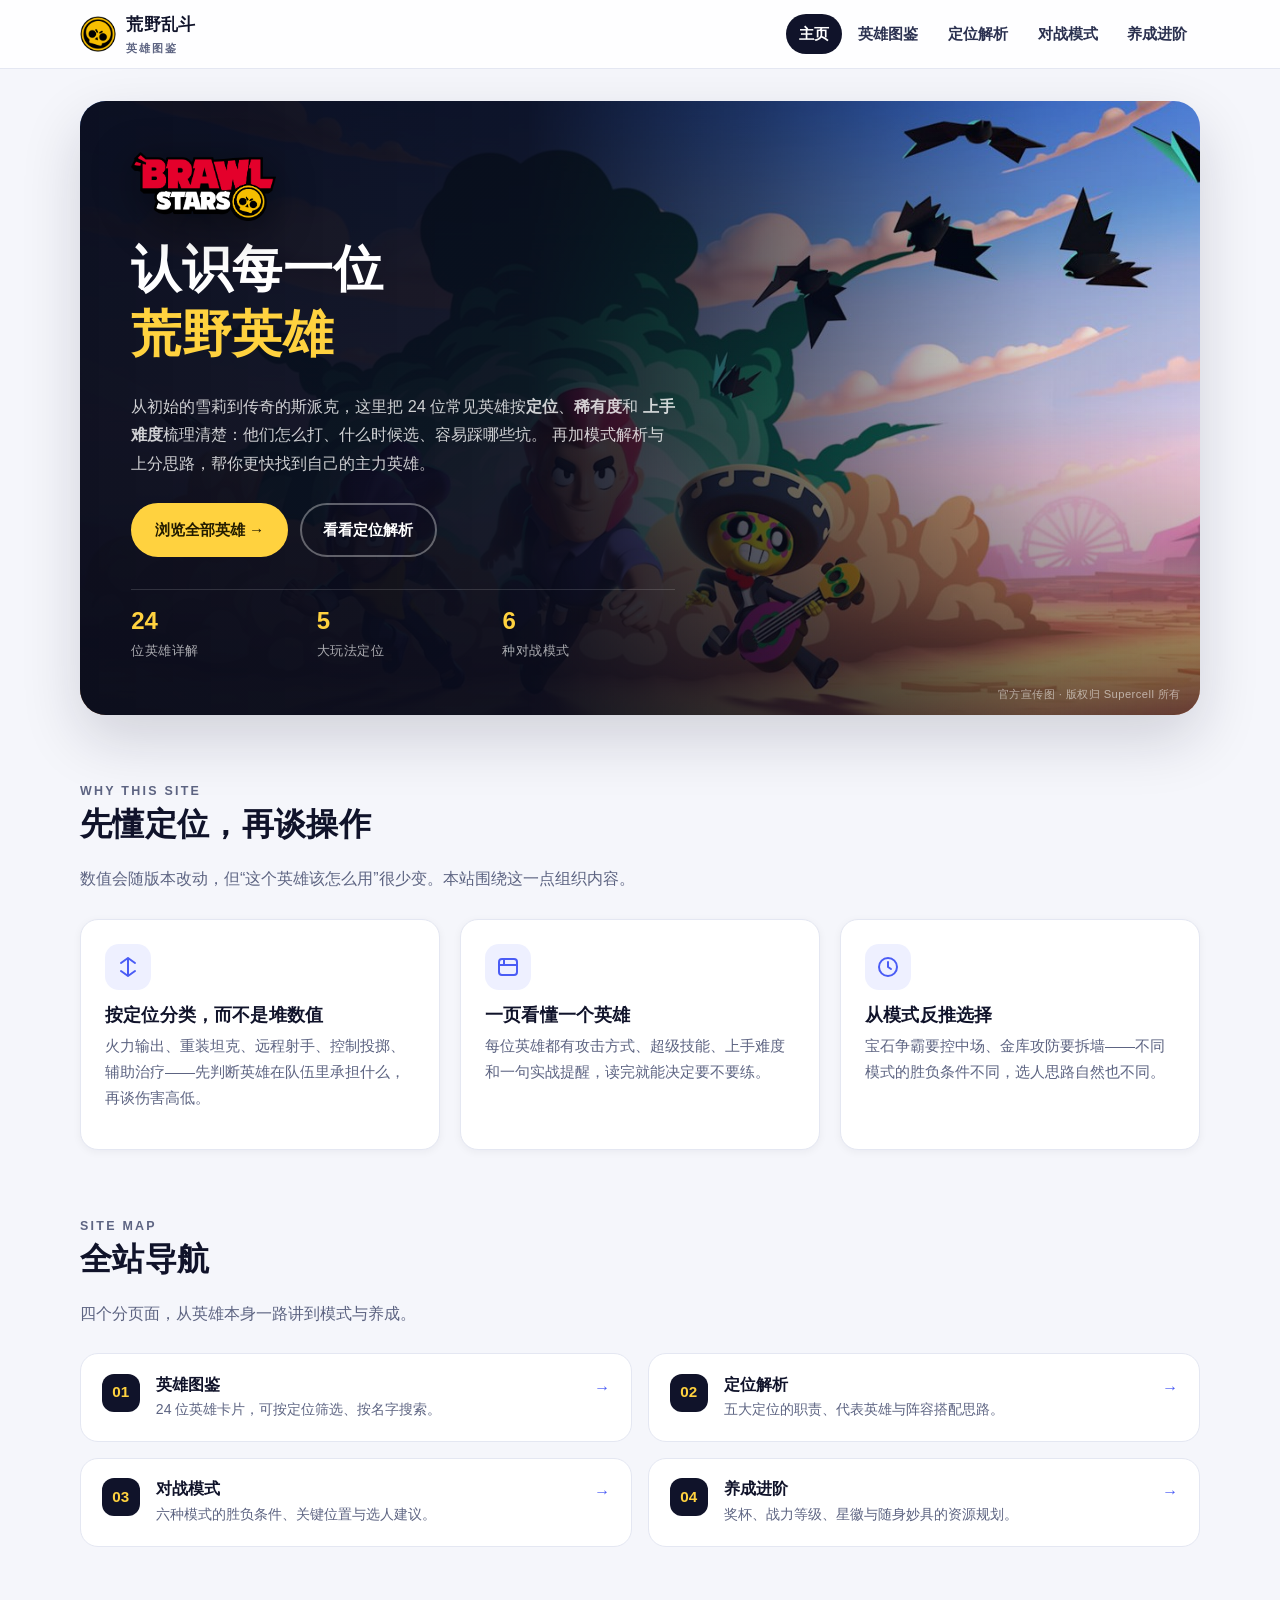
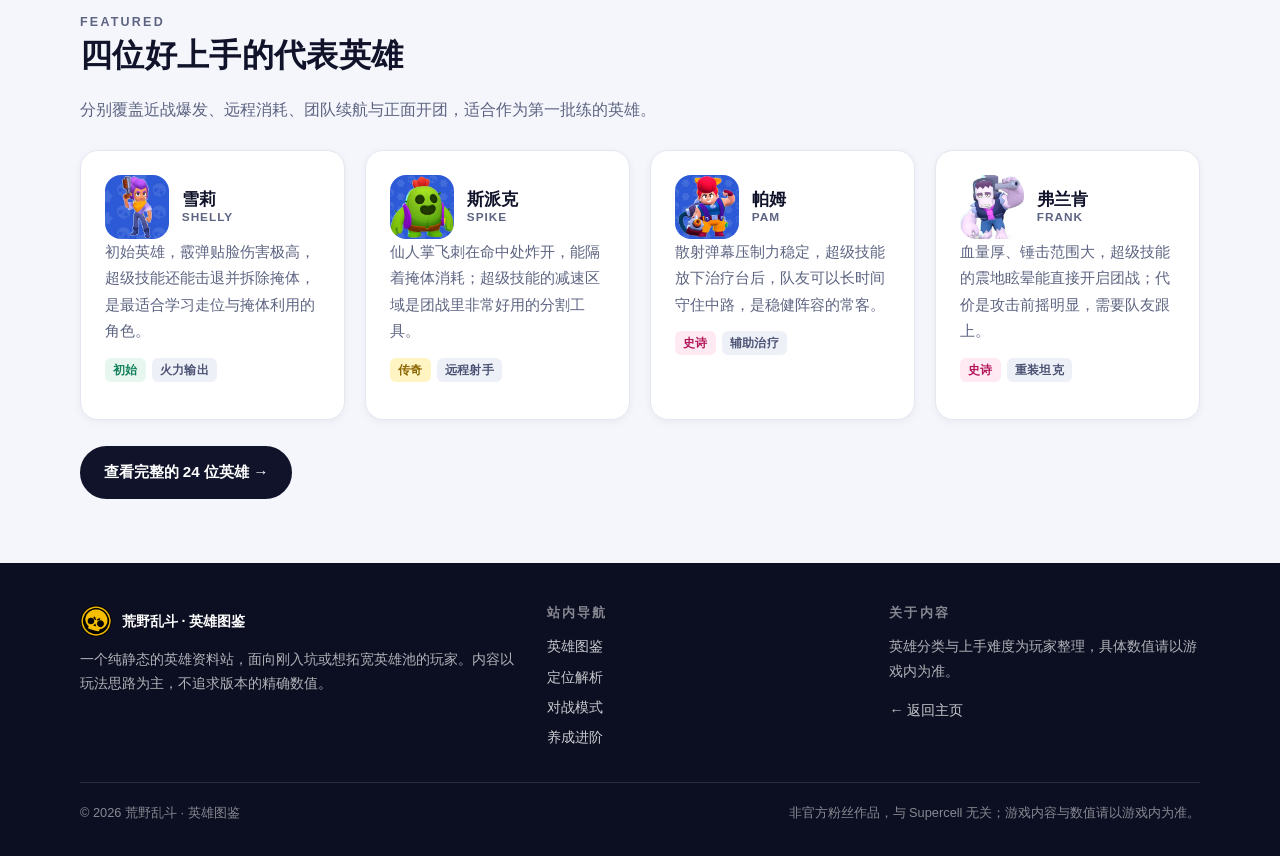
<file: index.html>
<!DOCTYPE html>
<html lang="zh-CN">
<head>
<meta charset="utf-8">
<meta name="viewport" content="width=device-width, initial-scale=1">
<title>荒野乱斗 · 英雄图鉴 | 主页</title>
<meta name="description" content="荒野乱斗（Brawl Stars）英雄图鉴：按定位整理 24 位英雄的攻击方式、超级技能、上手难度与实战要点，并附模式解析与养成进阶。">
<meta name="theme-color" content="#10142a">
<link rel="icon" href="image/logo-mark.png" type="image/png">
<link rel="stylesheet" href="web/style.css">
<noscript><style>.reveal{opacity:1;transform:none}</style></noscript>
</head>
<body>
<a class="skip-link" href="#main">跳到主要内容</a>

<header class="site-header">
  <div class="wrap header-inner">
    <a class="brand" href="index.html">
      <img src="image/logo-mark.png" alt="" width="36" height="36">
      <span>荒野乱斗<em>英雄图鉴</em></span>
    </a>
    <button class="nav-toggle" type="button" aria-expanded="false" aria-controls="site-nav" data-nav-toggle>
      <span class="nav-toggle-bars" aria-hidden="true"></span>
      <span class="sr-only">打开导航菜单</span>
    </button>
    <nav class="site-nav" id="site-nav" aria-label="主导航" data-nav>
      <ul>
        <li><a href="index.html" aria-current="page">主页</a></li>
        <li><a href="web/characters.html">英雄图鉴</a></li>
        <li><a href="web/roles.html">定位解析</a></li>
        <li><a href="web/modes.html">对战模式</a></li>
        <li><a href="web/progress.html">养成进阶</a></li>
      </ul>
    </nav>
  </div>
</header>

<main id="main">

  <!-- ============ 首屏（官网宣传图） ============ -->
  <div class="wrap">
    <section class="hero">
      <div class="hero-inner">
        <img class="hero-logo" src="image/logo.png" width="1681" height="804" alt="Brawl Stars 官方标志">
        <h1>认识每一位<br><span>荒野英雄</span></h1>
        <p class="lead">
          从初始的雪莉到传奇的斯派克，这里把 24 位常见英雄按<strong>定位</strong>、<strong>稀有度</strong>和
          <strong>上手难度</strong>梳理清楚：他们怎么打、什么时候选、容易踩哪些坑。
          再加模式解析与上分思路，帮你更快找到自己的主力英雄。
        </p>
        <div class="hero-actions">
          <a class="btn" href="web/characters.html">浏览全部英雄 →</a>
          <a class="btn btn-ghost" href="web/roles.html">看看定位解析</a>
        </div>
        <ul class="hero-stats">
          <li><b>24</b><span>位英雄详解</span></li>
          <li><b>5</b><span>大玩法定位</span></li>
          <li><b>6</b><span>种对战模式</span></li>
        </ul>
      </div>
      <p class="hero-credit">官方宣传图 · 版权归 Supercell 所有</p>
    </section>
  </div>

  <!-- ============ 三个特点 ============ -->
  <div class="wrap">
    <section class="section" aria-labelledby="why-title">
      <div class="section-head">
        <p class="eyebrow">Why this site</p>
        <h2 id="why-title">先懂定位，再谈操作</h2>
        <p>数值会随版本改动，但“这个英雄该怎么用”很少变。本站围绕这一点组织内容。</p>
      </div>
      <div class="grid">
        <article class="card feature reveal">
          <div class="icon" aria-hidden="true">
            <svg width="24" height="24" viewBox="0 0 24 24" fill="none" stroke="currentColor" stroke-width="2" stroke-linecap="round" stroke-linejoin="round">
              <path d="M12 3v18M5 8l7-5 7 5M5 16l7 5 7-5"/>
            </svg>
          </div>
          <h3>按定位分类，而不是堆数值</h3>
          <p>火力输出、重装坦克、远程射手、控制投掷、辅助治疗——先判断英雄在队伍里承担什么，再谈伤害高低。</p>
        </article>
        <article class="card feature reveal">
          <div class="icon" aria-hidden="true">
            <svg width="24" height="24" viewBox="0 0 24 24" fill="none" stroke="currentColor" stroke-width="2" stroke-linecap="round" stroke-linejoin="round">
              <rect x="3" y="4" width="18" height="16" rx="3"/>
              <path d="M3 10h18M8 4v6"/>
            </svg>
          </div>
          <h3>一页看懂一个英雄</h3>
          <p>每位英雄都有攻击方式、超级技能、上手难度和一句实战提醒，读完就能决定要不要练。</p>
        </article>
        <article class="card feature reveal">
          <div class="icon" aria-hidden="true">
            <svg width="24" height="24" viewBox="0 0 24 24" fill="none" stroke="currentColor" stroke-width="2" stroke-linecap="round" stroke-linejoin="round">
              <circle cx="12" cy="12" r="9"/>
              <path d="M12 7v5l3 2"/>
            </svg>
          </div>
          <h3>从模式反推选择</h3>
          <p>宝石争霸要控中场、金库攻防要拆墙——不同模式的胜负条件不同，选人思路自然也不同。</p>
        </article>
      </div>
    </section>
  </div>

  <!-- ============ 全站导航：主页通往所有分页面 ============ -->
  <div class="wrap">
    <section class="section" aria-labelledby="pages-title">
      <div class="section-head">
        <p class="eyebrow">Site map</p>
        <h2 id="pages-title">全站导航</h2>
        <p>四个分页面，从英雄本身一路讲到模式与养成。</p>
      </div>
      <div class="page-links">
        <a class="page-link" href="web/characters.html">
          <div class="num" aria-hidden="true">01</div>
          <div class="txt">
            <h3>英雄图鉴</h3>
            <p>24 位英雄卡片，可按定位筛选、按名字搜索。</p>
          </div>
          <div class="arrow" aria-hidden="true">→</div>
        </a>
        <a class="page-link" href="web/roles.html">
          <div class="num" aria-hidden="true">02</div>
          <div class="txt">
            <h3>定位解析</h3>
            <p>五大定位的职责、代表英雄与阵容搭配思路。</p>
          </div>
          <div class="arrow" aria-hidden="true">→</div>
        </a>
        <a class="page-link" href="web/modes.html">
          <div class="num" aria-hidden="true">03</div>
          <div class="txt">
            <h3>对战模式</h3>
            <p>六种模式的胜负条件、关键位置与选人建议。</p>
          </div>
          <div class="arrow" aria-hidden="true">→</div>
        </a>
        <a class="page-link" href="web/progress.html">
          <div class="num" aria-hidden="true">04</div>
          <div class="txt">
            <h3>养成进阶</h3>
            <p>奖杯、战力等级、星徽与随身妙具的资源规划。</p>
          </div>
          <div class="arrow" aria-hidden="true">→</div>
        </a>
      </div>
    </section>
  </div>

  <!-- ============ 精选英雄 ============ -->
  <div class="wrap">
    <section class="section" aria-labelledby="pick-title">
      <div class="section-head">
        <p class="eyebrow">Featured</p>
        <h2 id="pick-title">四位好上手的代表英雄</h2>
        <p>分别覆盖近战爆发、远程消耗、团队续航与正面开团，适合作为第一批练的英雄。</p>
      </div>
      <div class="grid">
        <article class="card feature reveal">
          <div class="brawler-top">
            <img src="image/brawlers/shelly.jpg" width="64" height="64" alt="雪莉头像">
            <p class="brawler-name">雪莉<small>Shelly</small></p>
          </div>
          <p>初始英雄，霰弹贴脸伤害极高，超级技能还能击退并拆除掩体，是最适合学习走位与掩体利用的角色。</p>
          <p class="tags"><span class="tag" data-rarity="初始">初始</span><span class="tag">火力输出</span></p>
        </article>
        <article class="card feature reveal">
          <div class="brawler-top">
            <img src="image/brawlers/spike.jpg" width="64" height="64" alt="斯派克头像">
            <p class="brawler-name">斯派克<small>Spike</small></p>
          </div>
          <p>仙人掌飞刺在命中处炸开，能隔着掩体消耗；超级技能的减速区域是团战里非常好用的分割工具。</p>
          <p class="tags"><span class="tag" data-rarity="传奇">传奇</span><span class="tag">远程射手</span></p>
        </article>
        <article class="card feature reveal">
          <div class="brawler-top">
            <img src="image/brawlers/pam.jpg" width="64" height="64" alt="帕姆头像">
            <p class="brawler-name">帕姆<small>Pam</small></p>
          </div>
          <p>散射弹幕压制力稳定，超级技能放下治疗台后，队友可以长时间守住中路，是稳健阵容的常客。</p>
          <p class="tags"><span class="tag" data-rarity="史诗">史诗</span><span class="tag">辅助治疗</span></p>
        </article>
        <article class="card feature reveal">
          <div class="brawler-top">
            <img src="image/brawlers/frank.jpg" width="64" height="64" alt="弗兰肯头像">
            <p class="brawler-name">弗兰肯<small>Frank</small></p>
          </div>
          <p>血量厚、锤击范围大，超级技能的震地眩晕能直接开启团战；代价是攻击前摇明显，需要队友跟上。</p>
          <p class="tags"><span class="tag" data-rarity="史诗">史诗</span><span class="tag">重装坦克</span></p>
        </article>
      </div>
      <p class="hero-actions">
        <a class="btn btn-dark" href="web/characters.html">查看完整的 24 位英雄 →</a>
      </p>
    </section>
  </div>
</main>

<footer class="site-footer">
  <div class="wrap">
    <div class="footer-grid">
      <div>
        <p class="footer-brand"><img src="image/logo-mark.png" alt="" width="32" height="32">荒野乱斗 · 英雄图鉴</p>
        <p>一个纯静态的英雄资料站，面向刚入坑或想拓宽英雄池的玩家。内容以玩法思路为主，不追求版本的精确数值。</p>
      </div>
      <div>
        <h2>站内导航</h2>
        <ul>
          <li><a href="web/characters.html">英雄图鉴</a></li>
          <li><a href="web/roles.html">定位解析</a></li>
          <li><a href="web/modes.html">对战模式</a></li>
          <li><a href="web/progress.html">养成进阶</a></li>
        </ul>
      </div>
      <div>
        <h2>关于内容</h2>
        <p>英雄分类与上手难度为玩家整理，具体数值请以游戏内为准。</p>
        <p><a href="index.html">← 返回主页</a></p>
      </div>
    </div>
    <div class="footer-bottom">
      <span>© <span data-year>2026</span> 荒野乱斗 · 英雄图鉴</span>
      <span>非官方粉丝作品，与 Supercell 无关；游戏内容与数值请以游戏内为准。</span>
    </div>
  </div>
</footer>

<script src="web/main.js" defer></script>
</body>
</html>
</file>
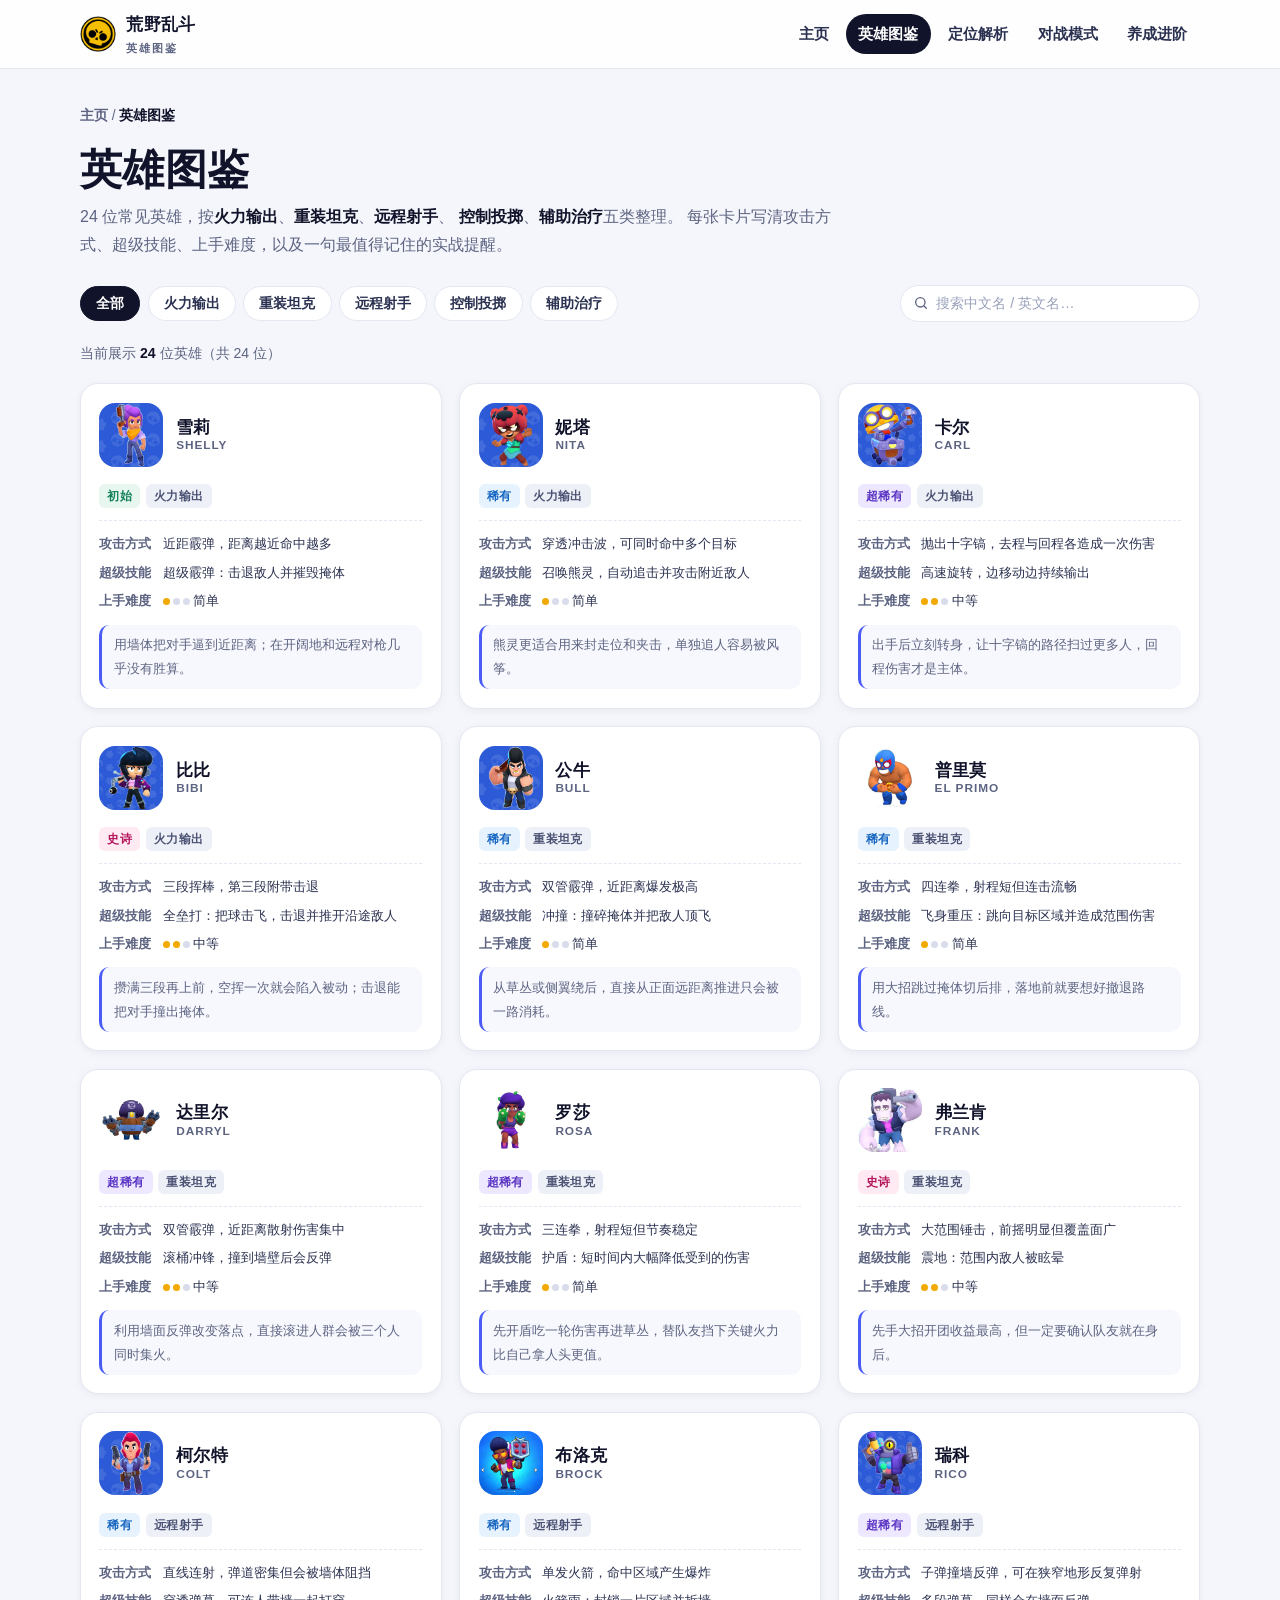
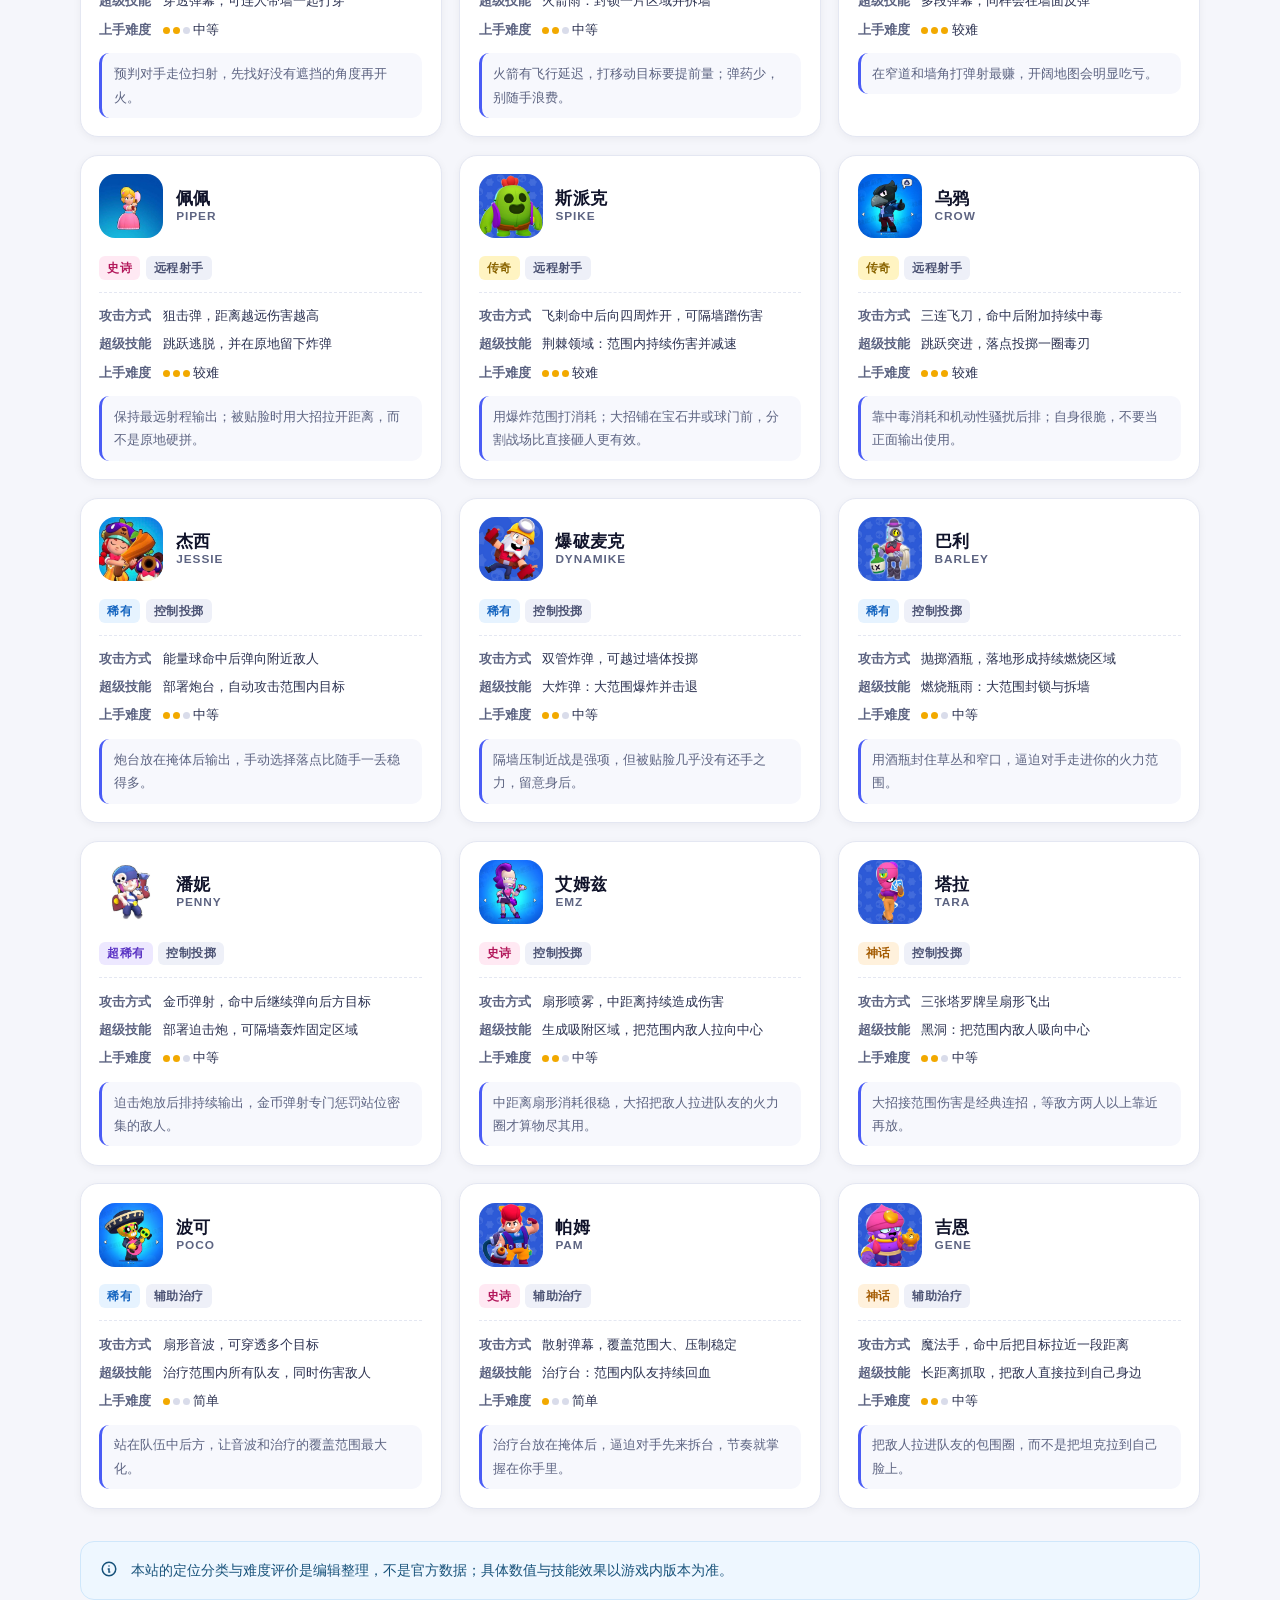
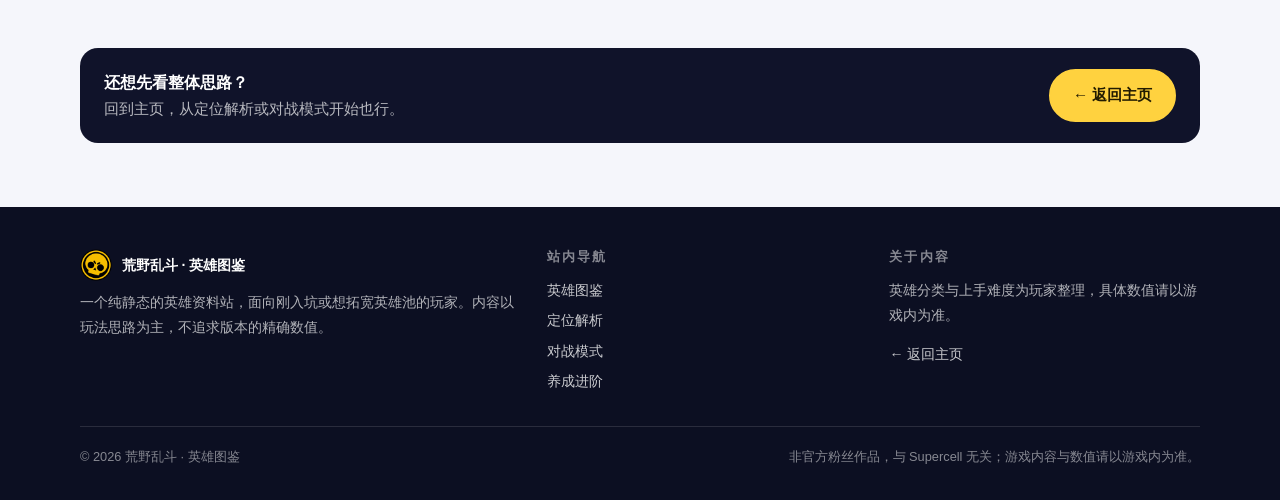
<file: web/characters.html>
<!DOCTYPE html>
<html lang="zh-CN">
<head>
<meta charset="utf-8">
<meta name="viewport" content="width=device-width, initial-scale=1">
<title>英雄图鉴 · 24 位英雄 | 荒野乱斗 · 英雄图鉴</title>
<meta name="description" content="荒野乱斗 24 位英雄卡片：攻击方式、超级技能、上手难度与实战提醒，支持按定位筛选和按名字搜索。">
<meta name="theme-color" content="#10142a">
<link rel="icon" href="../image/logo-mark.png" type="image/png">
<link rel="stylesheet" href="style.css">
<noscript><style>.reveal{opacity:1;transform:none}</style></noscript>
</head>
<body>
<a class="skip-link" href="#main">跳到主要内容</a>

<header class="site-header">
  <div class="wrap header-inner">
    <a class="brand" href="../index.html">
      <img src="../image/logo-mark.png" alt="" width="36" height="36">
      <span>荒野乱斗<em>英雄图鉴</em></span>
    </a>
    <button class="nav-toggle" type="button" aria-expanded="false" aria-controls="site-nav" data-nav-toggle>
      <span class="nav-toggle-bars" aria-hidden="true"></span>
      <span class="sr-only">打开导航菜单</span>
    </button>
    <nav class="site-nav" id="site-nav" aria-label="主导航" data-nav>
      <ul>
        <li><a href="../index.html">主页</a></li>
        <li><a href="characters.html" aria-current="page">英雄图鉴</a></li>
        <li><a href="roles.html">定位解析</a></li>
        <li><a href="modes.html">对战模式</a></li>
        <li><a href="progress.html">养成进阶</a></li>
      </ul>
    </nav>
  </div>
</header>

<main id="main">
  <div class="wrap">
    <div class="page-head">
      <nav class="crumb" aria-label="面包屑">
        <a href="../index.html">主页</a> / <span>英雄图鉴</span>
      </nav>
      <h1>英雄图鉴</h1>
      <p class="lead">
        24 位常见英雄，按<strong>火力输出</strong>、<strong>重装坦克</strong>、<strong>远程射手</strong>、
        <strong>控制投掷</strong>、<strong>辅助治疗</strong>五类整理。
        每张卡片写清攻击方式、超级技能、上手难度，以及一句最值得记住的实战提醒。
      </p>
    </div>

    <div class="toolbar">
      <ul class="chips" role="group" aria-label="按定位筛选">
        <li><button class="chip" type="button" data-filter="all" aria-pressed="true">全部</button></li>
        <li><button class="chip" type="button" data-filter="火力输出" aria-pressed="false">火力输出</button></li>
        <li><button class="chip" type="button" data-filter="重装坦克" aria-pressed="false">重装坦克</button></li>
        <li><button class="chip" type="button" data-filter="远程射手" aria-pressed="false">远程射手</button></li>
        <li><button class="chip" type="button" data-filter="控制投掷" aria-pressed="false">控制投掷</button></li>
        <li><button class="chip" type="button" data-filter="辅助治疗" aria-pressed="false">辅助治疗</button></li>
      </ul>
      <div class="search-box">
        <svg width="16" height="16" viewBox="0 0 24 24" fill="none" stroke="currentColor" stroke-width="2" stroke-linecap="round" aria-hidden="true">
          <circle cx="11" cy="11" r="7"/><path d="m20 20-3.5-3.5"/>
        </svg>
        <label class="sr-only" for="brawler-search">搜索英雄</label>
        <input id="brawler-search" type="search" placeholder="搜索中文名 / 英文名…" autocomplete="off" data-search>
      </div>
    </div>

    <p class="result-line" aria-live="polite">
      当前展示 <strong data-count>24</strong> 位英雄（共 24 位）
    </p>

    <ul class="brawler-grid" data-brawler-grid aria-busy="false">

      <li class="brawler" data-role="火力输出" data-search="雪莉 shelly 霰弹 初始 火力输出">
        <div class="brawler-top">
          <img src="../image/brawlers/shelly.jpg" alt="雪莉头像" width="64" height="64" loading="lazy">
          <h2 class="brawler-name">雪莉<small>Shelly</small></h2>
        </div>
        <div class="tags">
          <span class="tag" data-rarity="初始">初始</span>
          <span class="tag">火力输出</span>
        </div>
        <dl>
          <dt>攻击方式</dt><dd>近距霰弹，距离越近命中越多</dd>
          <dt>超级技能</dt><dd>超级霰弹：击退敌人并摧毁掩体</dd>
          <dt>上手难度</dt><dd><span class="diff" aria-hidden="true"><i class="on"></i><i></i><i></i></span> 简单</dd>
        </dl>
        <p class="brawler-tip">用墙体把对手逼到近距离；在开阔地和远程对枪几乎没有胜算。</p>
      </li>

      <li class="brawler" data-role="火力输出" data-search="妮塔 nita 召唤 熊 稀有 火力输出">
        <div class="brawler-top">
          <img src="../image/brawlers/nita.jpg" alt="妮塔头像" width="64" height="64" loading="lazy">
          <h2 class="brawler-name">妮塔<small>Nita</small></h2>
        </div>
        <div class="tags">
          <span class="tag" data-rarity="稀有">稀有</span>
          <span class="tag">火力输出</span>
        </div>
        <dl>
          <dt>攻击方式</dt><dd>穿透冲击波，可同时命中多个目标</dd>
          <dt>超级技能</dt><dd>召唤熊灵，自动追击并攻击附近敌人</dd>
          <dt>上手难度</dt><dd><span class="diff" aria-hidden="true"><i class="on"></i><i></i><i></i></span> 简单</dd>
        </dl>
        <p class="brawler-tip">熊灵更适合用来封走位和夹击，单独追人容易被风筝。</p>
      </li>

      <li class="brawler" data-role="火力输出" data-search="卡尔 carl 十字镐 回旋 超稀有 火力输出">
        <div class="brawler-top">
          <img src="../image/brawlers/carl.jpg" alt="卡尔头像" width="64" height="64" loading="lazy">
          <h2 class="brawler-name">卡尔<small>Carl</small></h2>
        </div>
        <div class="tags">
          <span class="tag" data-rarity="超稀有">超稀有</span>
          <span class="tag">火力输出</span>
        </div>
        <dl>
          <dt>攻击方式</dt><dd>抛出十字镐，去程与回程各造成一次伤害</dd>
          <dt>超级技能</dt><dd>高速旋转，边移动边持续输出</dd>
          <dt>上手难度</dt><dd><span class="diff" aria-hidden="true"><i class="on"></i><i class="on"></i><i></i></span> 中等</dd>
        </dl>
        <p class="brawler-tip">出手后立刻转身，让十字镐的路径扫过更多人，回程伤害才是主体。</p>
      </li>

      <li class="brawler" data-role="火力输出" data-search="比比 bibi 球棒 击退 史诗 火力输出">
        <div class="brawler-top">
          <img src="../image/brawlers/bibi.jpg" alt="比比头像" width="64" height="64" loading="lazy">
          <h2 class="brawler-name">比比<small>Bibi</small></h2>
        </div>
        <div class="tags">
          <span class="tag" data-rarity="史诗">史诗</span>
          <span class="tag">火力输出</span>
        </div>
        <dl>
          <dt>攻击方式</dt><dd>三段挥棒，第三段附带击退</dd>
          <dt>超级技能</dt><dd>全垒打：把球击飞，击退并推开沿途敌人</dd>
          <dt>上手难度</dt><dd><span class="diff" aria-hidden="true"><i class="on"></i><i class="on"></i><i></i></span> 中等</dd>
        </dl>
        <p class="brawler-tip">攒满三段再上前，空挥一次就会陷入被动；击退能把对手撞出掩体。</p>
      </li>

      <li class="brawler" data-role="重装坦克" data-search="公牛 bull 霰弹 冲撞 稀有 坦克">
        <div class="brawler-top">
          <img src="../image/brawlers/bull.jpg" alt="公牛头像" width="64" height="64" loading="lazy">
          <h2 class="brawler-name">公牛<small>Bull</small></h2>
        </div>
        <div class="tags">
          <span class="tag" data-rarity="稀有">稀有</span>
          <span class="tag">重装坦克</span>
        </div>
        <dl>
          <dt>攻击方式</dt><dd>双管霰弹，近距离爆发极高</dd>
          <dt>超级技能</dt><dd>冲撞：撞碎掩体并把敌人顶飞</dd>
          <dt>上手难度</dt><dd><span class="diff" aria-hidden="true"><i class="on"></i><i></i><i></i></span> 简单</dd>
        </dl>
        <p class="brawler-tip">从草丛或侧翼绕后，直接从正面远距离推进只会被一路消耗。</p>
      </li>

      <li class="brawler" data-role="重装坦克" data-search="普里莫 primo 摔跤 跳跃 稀有 坦克">
        <div class="brawler-top">
          <img src="../image/brawlers/primo.jpg" alt="普里莫头像" width="64" height="64" loading="lazy">
          <h2 class="brawler-name">普里莫<small>El Primo</small></h2>
        </div>
        <div class="tags">
          <span class="tag" data-rarity="稀有">稀有</span>
          <span class="tag">重装坦克</span>
        </div>
        <dl>
          <dt>攻击方式</dt><dd>四连拳，射程短但连击流畅</dd>
          <dt>超级技能</dt><dd>飞身重压：跳向目标区域并造成范围伤害</dd>
          <dt>上手难度</dt><dd><span class="diff" aria-hidden="true"><i class="on"></i><i></i><i></i></span> 简单</dd>
        </dl>
        <p class="brawler-tip">用大招跳过掩体切后排，落地前就要想好撤退路线。</p>
      </li>

      <li class="brawler" data-role="重装坦克" data-search="达里尔 darryl 滚桶 霰弹 超稀有 坦克">
        <div class="brawler-top">
          <img src="../image/brawlers/darryl.jpg" alt="达里尔头像" width="64" height="64" loading="lazy">
          <h2 class="brawler-name">达里尔<small>Darryl</small></h2>
        </div>
        <div class="tags">
          <span class="tag" data-rarity="超稀有">超稀有</span>
          <span class="tag">重装坦克</span>
        </div>
        <dl>
          <dt>攻击方式</dt><dd>双管霰弹，近距离散射伤害集中</dd>
          <dt>超级技能</dt><dd>滚桶冲锋，撞到墙壁后会反弹</dd>
          <dt>上手难度</dt><dd><span class="diff" aria-hidden="true"><i class="on"></i><i class="on"></i><i></i></span> 中等</dd>
        </dl>
        <p class="brawler-tip">利用墙面反弹改变落点，直接滚进人群会被三个人同时集火。</p>
      </li>

      <li class="brawler" data-role="重装坦克" data-search="罗莎 rosa 护盾 近战 超稀有 坦克">
        <div class="brawler-top">
          <img src="../image/brawlers/rosa.jpg" alt="罗莎头像" width="64" height="64" loading="lazy">
          <h2 class="brawler-name">罗莎<small>Rosa</small></h2>
        </div>
        <div class="tags">
          <span class="tag" data-rarity="超稀有">超稀有</span>
          <span class="tag">重装坦克</span>
        </div>
        <dl>
          <dt>攻击方式</dt><dd>三连拳，射程短但节奏稳定</dd>
          <dt>超级技能</dt><dd>护盾：短时间内大幅降低受到的伤害</dd>
          <dt>上手难度</dt><dd><span class="diff" aria-hidden="true"><i class="on"></i><i></i><i></i></span> 简单</dd>
        </dl>
        <p class="brawler-tip">先开盾吃一轮伤害再进草丛，替队友挡下关键火力比自己拿人头更值。</p>
      </li>

      <li class="brawler" data-role="重装坦克" data-search="弗兰肯 frank 锤子 眩晕 史诗 坦克">
        <div class="brawler-top">
          <img src="../image/brawlers/frank.jpg" alt="弗兰肯头像" width="64" height="64" loading="lazy">
          <h2 class="brawler-name">弗兰肯<small>Frank</small></h2>
        </div>
        <div class="tags">
          <span class="tag" data-rarity="史诗">史诗</span>
          <span class="tag">重装坦克</span>
        </div>
        <dl>
          <dt>攻击方式</dt><dd>大范围锤击，前摇明显但覆盖面广</dd>
          <dt>超级技能</dt><dd>震地：范围内敌人被眩晕</dd>
          <dt>上手难度</dt><dd><span class="diff" aria-hidden="true"><i class="on"></i><i class="on"></i><i></i></span> 中等</dd>
        </dl>
        <p class="brawler-tip">先手大招开团收益最高，但一定要确认队友就在身后。</p>
      </li>

      <li class="brawler" data-role="远程射手" data-search="柯尔特 colt 连射 直线 稀有 射手">
        <div class="brawler-top">
          <img src="../image/brawlers/colt.jpg" alt="柯尔特头像" width="64" height="64" loading="lazy">
          <h2 class="brawler-name">柯尔特<small>Colt</small></h2>
        </div>
        <div class="tags">
          <span class="tag" data-rarity="稀有">稀有</span>
          <span class="tag">远程射手</span>
        </div>
        <dl>
          <dt>攻击方式</dt><dd>直线连射，弹道密集但会被墙体阻挡</dd>
          <dt>超级技能</dt><dd>穿透弹幕，可连人带墙一起打穿</dd>
          <dt>上手难度</dt><dd><span class="diff" aria-hidden="true"><i class="on"></i><i class="on"></i><i></i></span> 中等</dd>
        </dl>
        <p class="brawler-tip">预判对手走位扫射，先找好没有遮挡的角度再开火。</p>
      </li>

      <li class="brawler" data-role="远程射手" data-search="布洛克 brock 火箭 爆炸 稀有 射手">
        <div class="brawler-top">
          <img src="../image/brawlers/brock.jpg" alt="布洛克头像" width="64" height="64" loading="lazy">
          <h2 class="brawler-name">布洛克<small>Brock</small></h2>
        </div>
        <div class="tags">
          <span class="tag" data-rarity="稀有">稀有</span>
          <span class="tag">远程射手</span>
        </div>
        <dl>
          <dt>攻击方式</dt><dd>单发火箭，命中区域产生爆炸</dd>
          <dt>超级技能</dt><dd>火箭雨：封锁一片区域并拆墙</dd>
          <dt>上手难度</dt><dd><span class="diff" aria-hidden="true"><i class="on"></i><i class="on"></i><i></i></span> 中等</dd>
        </dl>
        <p class="brawler-tip">火箭有飞行延迟，打移动目标要提前量；弹药少，别随手浪费。</p>
      </li>

      <li class="brawler" data-role="远程射手" data-search="瑞科 rico 弹射 反弹 超稀有 射手">
        <div class="brawler-top">
          <img src="../image/brawlers/rico.jpg" alt="瑞科头像" width="64" height="64" loading="lazy">
          <h2 class="brawler-name">瑞科<small>Rico</small></h2>
        </div>
        <div class="tags">
          <span class="tag" data-rarity="超稀有">超稀有</span>
          <span class="tag">远程射手</span>
        </div>
        <dl>
          <dt>攻击方式</dt><dd>子弹撞墙反弹，可在狭窄地形反复弹射</dd>
          <dt>超级技能</dt><dd>多段弹幕，同样会在墙面反弹</dd>
          <dt>上手难度</dt><dd><span class="diff" aria-hidden="true"><i class="on"></i><i class="on"></i><i class="on"></i></span> 较难</dd>
        </dl>
        <p class="brawler-tip">在窄道和墙角打弹射最赚，开阔地图会明显吃亏。</p>
      </li>

      <li class="brawler" data-role="远程射手" data-search="佩佩 piper 狙击 距离 史诗 射手">
        <div class="brawler-top">
          <img src="../image/brawlers/piper.jpg" alt="佩佩头像" width="64" height="64" loading="lazy">
          <h2 class="brawler-name">佩佩<small>Piper</small></h2>
        </div>
        <div class="tags">
          <span class="tag" data-rarity="史诗">史诗</span>
          <span class="tag">远程射手</span>
        </div>
        <dl>
          <dt>攻击方式</dt><dd>狙击弹，距离越远伤害越高</dd>
          <dt>超级技能</dt><dd>跳跃逃脱，并在原地留下炸弹</dd>
          <dt>上手难度</dt><dd><span class="diff" aria-hidden="true"><i class="on"></i><i class="on"></i><i class="on"></i></span> 较难</dd>
        </dl>
        <p class="brawler-tip">保持最远射程输出；被贴脸时用大招拉开距离，而不是原地硬拼。</p>
      </li>

      <li class="brawler" data-role="远程射手" data-search="斯派克 spike 仙人掌 爆炸 传奇 射手">
        <div class="brawler-top">
          <img src="../image/brawlers/spike.jpg" alt="斯派克头像" width="64" height="64" loading="lazy">
          <h2 class="brawler-name">斯派克<small>Spike</small></h2>
        </div>
        <div class="tags">
          <span class="tag" data-rarity="传奇">传奇</span>
          <span class="tag">远程射手</span>
        </div>
        <dl>
          <dt>攻击方式</dt><dd>飞刺命中后向四周炸开，可隔墙蹭伤害</dd>
          <dt>超级技能</dt><dd>荆棘领域：范围内持续伤害并减速</dd>
          <dt>上手难度</dt><dd><span class="diff" aria-hidden="true"><i class="on"></i><i class="on"></i><i class="on"></i></span> 较难</dd>
        </dl>
        <p class="brawler-tip">用爆炸范围打消耗；大招铺在宝石井或球门前，分割战场比直接砸人更有效。</p>
      </li>

      <li class="brawler" data-role="远程射手" data-search="乌鸦 crow 毒 飞刀 传奇 射手">
        <div class="brawler-top">
          <img src="../image/brawlers/crow.jpg" alt="乌鸦头像" width="64" height="64" loading="lazy">
          <h2 class="brawler-name">乌鸦<small>Crow</small></h2>
        </div>
        <div class="tags">
          <span class="tag" data-rarity="传奇">传奇</span>
          <span class="tag">远程射手</span>
        </div>
        <dl>
          <dt>攻击方式</dt><dd>三连飞刀，命中后附加持续中毒</dd>
          <dt>超级技能</dt><dd>跳跃突进，落点投掷一圈毒刃</dd>
          <dt>上手难度</dt><dd><span class="diff" aria-hidden="true"><i class="on"></i><i class="on"></i><i class="on"></i></span> 较难</dd>
        </dl>
        <p class="brawler-tip">靠中毒消耗和机动性骚扰后排；自身很脆，不要当正面输出使用。</p>
      </li>

      <li class="brawler" data-role="控制投掷" data-search="杰西 jessie 炮台 弹射 稀有 控制">
        <div class="brawler-top">
          <img src="../image/brawlers/jessie.jpg" alt="杰西头像" width="64" height="64" loading="lazy">
          <h2 class="brawler-name">杰西<small>Jessie</small></h2>
        </div>
        <div class="tags">
          <span class="tag" data-rarity="稀有">稀有</span>
          <span class="tag">控制投掷</span>
        </div>
        <dl>
          <dt>攻击方式</dt><dd>能量球命中后弹向附近敌人</dd>
          <dt>超级技能</dt><dd>部署炮台，自动攻击范围内目标</dd>
          <dt>上手难度</dt><dd><span class="diff" aria-hidden="true"><i class="on"></i><i class="on"></i><i></i></span> 中等</dd>
        </dl>
        <p class="brawler-tip">炮台放在掩体后输出，手动选择落点比随手一丢稳得多。</p>
      </li>

      <li class="brawler" data-role="控制投掷" data-search="爆破麦克 dynamike 炸弹 越墙 稀有 控制">
        <div class="brawler-top">
          <img src="../image/brawlers/dynamike.jpg" alt="爆破麦克头像" width="64" height="64" loading="lazy">
          <h2 class="brawler-name">爆破麦克<small>Dynamike</small></h2>
        </div>
        <div class="tags">
          <span class="tag" data-rarity="稀有">稀有</span>
          <span class="tag">控制投掷</span>
        </div>
        <dl>
          <dt>攻击方式</dt><dd>双管炸弹，可越过墙体投掷</dd>
          <dt>超级技能</dt><dd>大炸弹：大范围爆炸并击退</dd>
          <dt>上手难度</dt><dd><span class="diff" aria-hidden="true"><i class="on"></i><i class="on"></i><i></i></span> 中等</dd>
        </dl>
        <p class="brawler-tip">隔墙压制近战是强项，但被贴脸几乎没有还手之力，留意身后。</p>
      </li>

      <li class="brawler" data-role="控制投掷" data-search="巴利 barley 酒瓶 燃烧 稀有 控制">
        <div class="brawler-top">
          <img src="../image/brawlers/barley.jpg" alt="巴利头像" width="64" height="64" loading="lazy">
          <h2 class="brawler-name">巴利<small>Barley</small></h2>
        </div>
        <div class="tags">
          <span class="tag" data-rarity="稀有">稀有</span>
          <span class="tag">控制投掷</span>
        </div>
        <dl>
          <dt>攻击方式</dt><dd>抛掷酒瓶，落地形成持续燃烧区域</dd>
          <dt>超级技能</dt><dd>燃烧瓶雨：大范围封锁与拆墙</dd>
          <dt>上手难度</dt><dd><span class="diff" aria-hidden="true"><i class="on"></i><i class="on"></i><i></i></span> 中等</dd>
        </dl>
        <p class="brawler-tip">用酒瓶封住草丛和窄口，逼迫对手走进你的火力范围。</p>
      </li>

      <li class="brawler" data-role="控制投掷" data-search="潘妮 penny 金币 迫击炮 超稀有 控制">
        <div class="brawler-top">
          <img src="../image/brawlers/penny.jpg" alt="潘妮头像" width="64" height="64" loading="lazy">
          <h2 class="brawler-name">潘妮<small>Penny</small></h2>
        </div>
        <div class="tags">
          <span class="tag" data-rarity="超稀有">超稀有</span>
          <span class="tag">控制投掷</span>
        </div>
        <dl>
          <dt>攻击方式</dt><dd>金币弹射，命中后继续弹向后方目标</dd>
          <dt>超级技能</dt><dd>部署迫击炮，可隔墙轰炸固定区域</dd>
          <dt>上手难度</dt><dd><span class="diff" aria-hidden="true"><i class="on"></i><i class="on"></i><i></i></span> 中等</dd>
        </dl>
        <p class="brawler-tip">迫击炮放后排持续输出，金币弹射专门惩罚站位密集的敌人。</p>
      </li>

      <li class="brawler" data-role="控制投掷" data-search="艾姆兹 emz 喷雾 拉人 史诗 控制">
        <div class="brawler-top">
          <img src="../image/brawlers/emz.jpg" alt="艾姆兹头像" width="64" height="64" loading="lazy">
          <h2 class="brawler-name">艾姆兹<small>Emz</small></h2>
        </div>
        <div class="tags">
          <span class="tag" data-rarity="史诗">史诗</span>
          <span class="tag">控制投掷</span>
        </div>
        <dl>
          <dt>攻击方式</dt><dd>扇形喷雾，中距离持续造成伤害</dd>
          <dt>超级技能</dt><dd>生成吸附区域，把范围内敌人拉向中心</dd>
          <dt>上手难度</dt><dd><span class="diff" aria-hidden="true"><i class="on"></i><i class="on"></i><i></i></span> 中等</dd>
        </dl>
        <p class="brawler-tip">中距离扇形消耗很稳，大招把敌人拉进队友的火力圈才算物尽其用。</p>
      </li>

      <li class="brawler" data-role="控制投掷" data-search="塔拉 tara 黑洞 塔罗牌 神话 控制">
        <div class="brawler-top">
          <img src="../image/brawlers/tara.jpg" alt="塔拉头像" width="64" height="64" loading="lazy">
          <h2 class="brawler-name">塔拉<small>Tara</small></h2>
        </div>
        <div class="tags">
          <span class="tag" data-rarity="神话">神话</span>
          <span class="tag">控制投掷</span>
        </div>
        <dl>
          <dt>攻击方式</dt><dd>三张塔罗牌呈扇形飞出</dd>
          <dt>超级技能</dt><dd>黑洞：把范围内敌人吸向中心</dd>
          <dt>上手难度</dt><dd><span class="diff" aria-hidden="true"><i class="on"></i><i class="on"></i><i></i></span> 中等</dd>
        </dl>
        <p class="brawler-tip">大招接范围伤害是经典连招，等敌方两人以上靠近再放。</p>
      </li>

      <li class="brawler" data-role="辅助治疗" data-search="波可 poco 治疗 音波 稀有 辅助">
        <div class="brawler-top">
          <img src="../image/brawlers/poco.jpg" alt="波可头像" width="64" height="64" loading="lazy">
          <h2 class="brawler-name">波可<small>Poco</small></h2>
        </div>
        <div class="tags">
          <span class="tag" data-rarity="稀有">稀有</span>
          <span class="tag">辅助治疗</span>
        </div>
        <dl>
          <dt>攻击方式</dt><dd>扇形音波，可穿透多个目标</dd>
          <dt>超级技能</dt><dd>治疗范围内所有队友，同时伤害敌人</dd>
          <dt>上手难度</dt><dd><span class="diff" aria-hidden="true"><i class="on"></i><i></i><i></i></span> 简单</dd>
        </dl>
        <p class="brawler-tip">站在队伍中后方，让音波和治疗的覆盖范围最大化。</p>
      </li>

      <li class="brawler" data-role="辅助治疗" data-search="帕姆 pam 治疗台 奶 史诗 辅助">
        <div class="brawler-top">
          <img src="../image/brawlers/pam.jpg" alt="帕姆头像" width="64" height="64" loading="lazy">
          <h2 class="brawler-name">帕姆<small>Pam</small></h2>
        </div>
        <div class="tags">
          <span class="tag" data-rarity="史诗">史诗</span>
          <span class="tag">辅助治疗</span>
        </div>
        <dl>
          <dt>攻击方式</dt><dd>散射弹幕，覆盖范围大、压制稳定</dd>
          <dt>超级技能</dt><dd>治疗台：范围内队友持续回血</dd>
          <dt>上手难度</dt><dd><span class="diff" aria-hidden="true"><i class="on"></i><i></i><i></i></span> 简单</dd>
        </dl>
        <p class="brawler-tip">治疗台放在掩体后，逼迫对手先来拆台，节奏就掌握在你手里。</p>
      </li>

      <li class="brawler" data-role="辅助治疗" data-search="吉恩 gene 拉人 魔法手 神话 辅助">
        <div class="brawler-top">
          <img src="../image/brawlers/gene.jpg" alt="吉恩头像" width="64" height="64" loading="lazy">
          <h2 class="brawler-name">吉恩<small>Gene</small></h2>
        </div>
        <div class="tags">
          <span class="tag" data-rarity="神话">神话</span>
          <span class="tag">辅助治疗</span>
        </div>
        <dl>
          <dt>攻击方式</dt><dd>魔法手，命中后把目标拉近一段距离</dd>
          <dt>超级技能</dt><dd>长距离抓取，把敌人直接拉到自己身边</dd>
          <dt>上手难度</dt><dd><span class="diff" aria-hidden="true"><i class="on"></i><i class="on"></i><i></i></span> 中等</dd>
        </dl>
        <p class="brawler-tip">把敌人拉进队友的包围圈，而不是把坦克拉到自己脸上。</p>
      </li>

    </ul>

    <div class="empty" data-empty>
      <strong>没有找到匹配的英雄</strong>
      试试换个关键词，或点“全部”重新浏览。
    </div>

    <div class="note" style="margin-top:2rem">
      <svg width="18" height="18" viewBox="0 0 24 24" fill="none" stroke="currentColor" stroke-width="2" stroke-linecap="round" aria-hidden="true">
        <circle cx="12" cy="12" r="9"/><path d="M12 8h.01M11 12h1v4h1"/>
      </svg>
      <p>本站的定位分类与难度评价是编辑整理，不是官方数据；具体数值与技能效果以游戏内版本为准。</p>
    </div>

    <div class="back-home">
      <p><strong>还想先看整体思路？</strong>回到主页，从定位解析或对战模式开始也行。</p>
      <a class="btn" href="../index.html">← 返回主页</a>
    </div>
  </div>
</main>

<footer class="site-footer">
  <div class="wrap">
    <div class="footer-grid">
      <div>
        <p class="footer-brand"><img src="../image/logo-mark.png" alt="" width="32" height="32">荒野乱斗 · 英雄图鉴</p>
        <p>一个纯静态的英雄资料站，面向刚入坑或想拓宽英雄池的玩家。内容以玩法思路为主，不追求版本的精确数值。</p>
      </div>
      <div>
        <h2>站内导航</h2>
        <ul>
          <li><a href="characters.html">英雄图鉴</a></li>
          <li><a href="roles.html">定位解析</a></li>
          <li><a href="modes.html">对战模式</a></li>
          <li><a href="progress.html">养成进阶</a></li>
        </ul>
      </div>
      <div>
        <h2>关于内容</h2>
        <p>英雄分类与上手难度为玩家整理，具体数值请以游戏内为准。</p>
        <p><a href="../index.html">← 返回主页</a></p>
      </div>
    </div>
    <div class="footer-bottom">
      <span>© <span data-year>2026</span> 荒野乱斗 · 英雄图鉴</span>
      <span>非官方粉丝作品，与 Supercell 无关；游戏内容与数值请以游戏内为准。</span>
    </div>
  </div>
</footer>

<script src="main.js" defer></script>
</body>
</html>
</file>
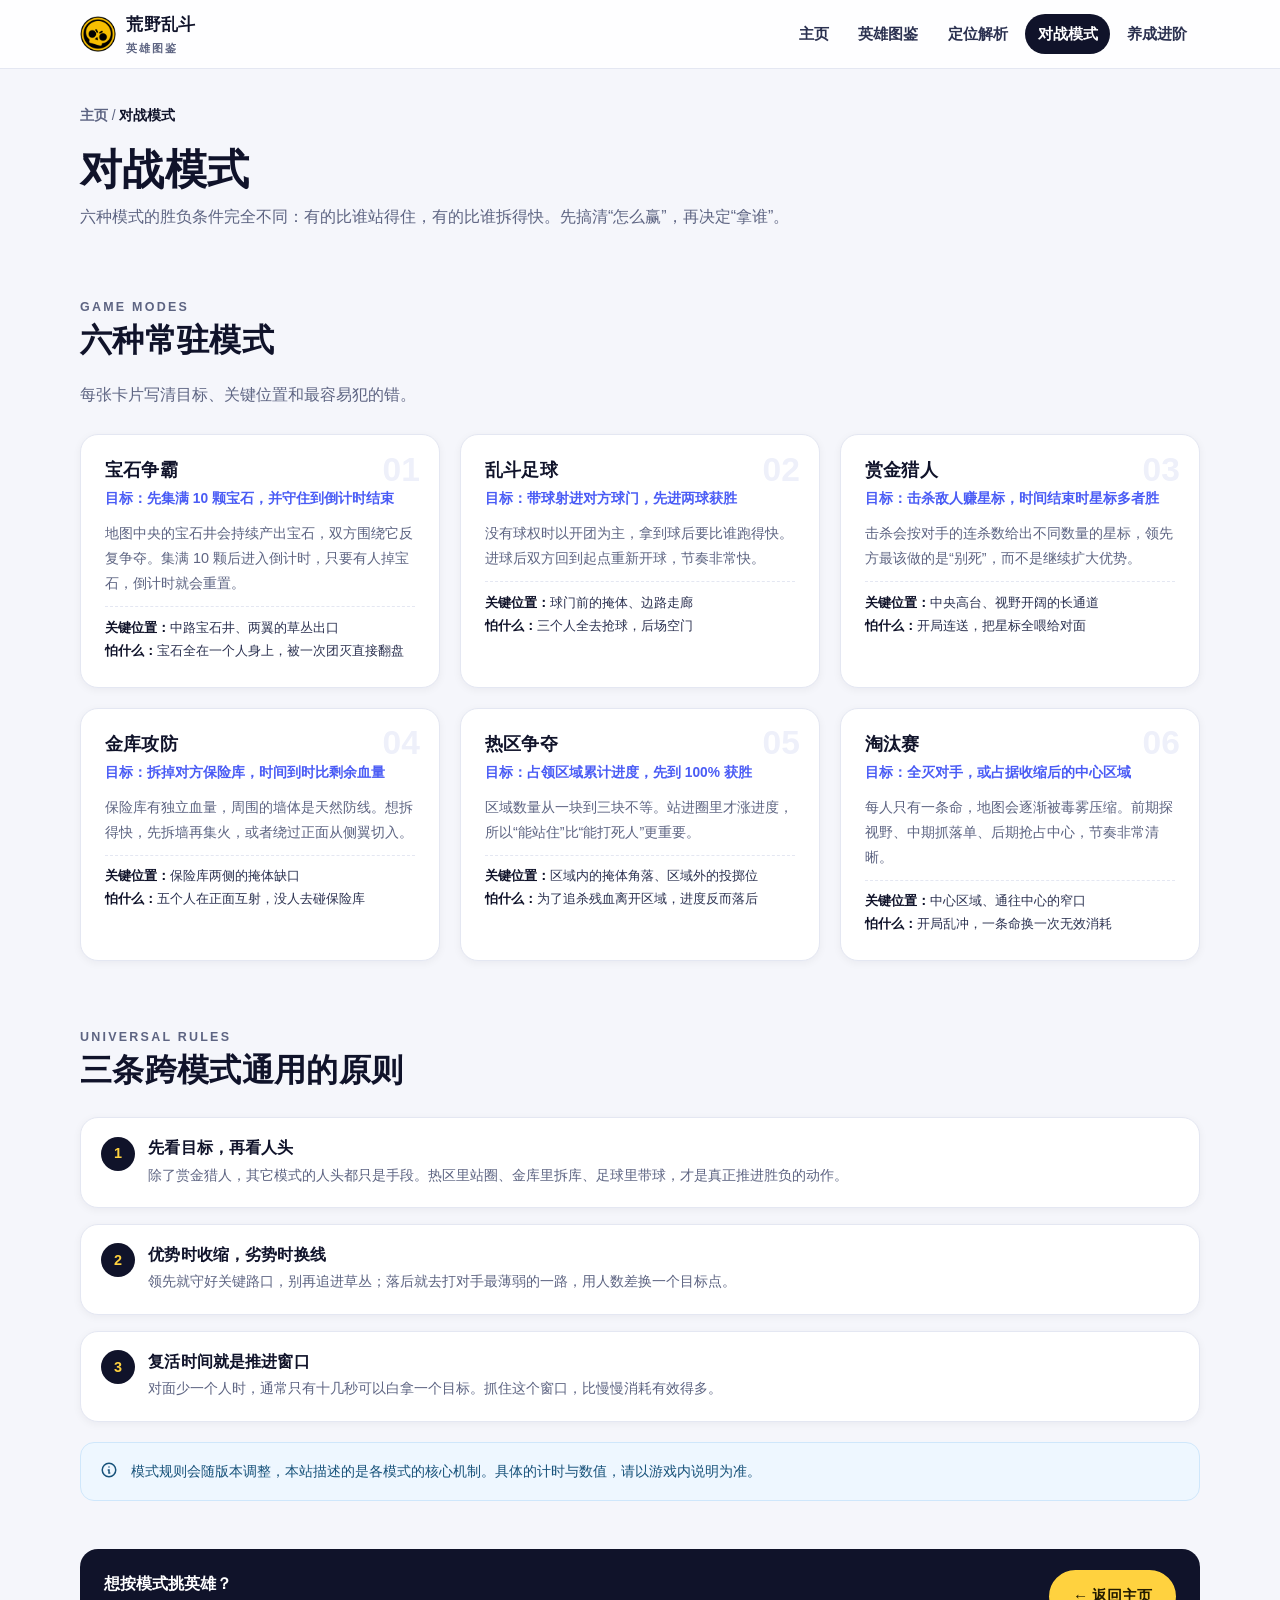
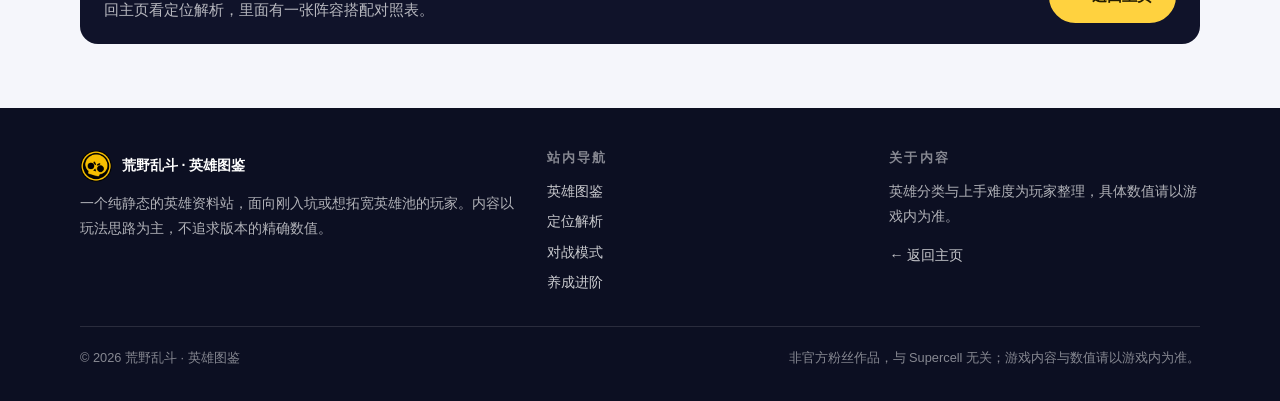
<file: web/modes.html>
<!DOCTYPE html>
<html lang="zh-CN">
<head>
<meta charset="utf-8">
<meta name="viewport" content="width=device-width, initial-scale=1">
<title>对战模式 · 六种模式的目标与选人 | 荒野乱斗 · 英雄图鉴</title>
<meta name="description" content="荒野乱斗六种对战模式解析：宝石争霸、乱斗足球、赏金猎人、金库攻防、热区争夺、淘汰赛的胜负条件、关键位置与选人建议。">
<meta name="theme-color" content="#10142a">
<link rel="icon" href="../image/logo-mark.png" type="image/png">
<link rel="stylesheet" href="style.css">
<noscript><style>.reveal{opacity:1;transform:none}</style></noscript>
</head>
<body>
<a class="skip-link" href="#main">跳到主要内容</a>

<header class="site-header">
  <div class="wrap header-inner">
    <a class="brand" href="../index.html">
      <img src="../image/logo-mark.png" alt="" width="36" height="36">
      <span>荒野乱斗<em>英雄图鉴</em></span>
    </a>
    <button class="nav-toggle" type="button" aria-expanded="false" aria-controls="site-nav" data-nav-toggle>
      <span class="nav-toggle-bars" aria-hidden="true"></span>
      <span class="sr-only">打开导航菜单</span>
    </button>
    <nav class="site-nav" id="site-nav" aria-label="主导航" data-nav>
      <ul>
        <li><a href="../index.html">主页</a></li>
        <li><a href="characters.html">英雄图鉴</a></li>
        <li><a href="roles.html">定位解析</a></li>
        <li><a href="modes.html" aria-current="page">对战模式</a></li>
        <li><a href="progress.html">养成进阶</a></li>
      </ul>
    </nav>
  </div>
</header>

<main id="main">
  <div class="wrap">
    <div class="page-head">
      <nav class="crumb" aria-label="面包屑">
        <a href="../index.html">主页</a> / <span>对战模式</span>
      </nav>
      <h1>对战模式</h1>
      <p class="lead">
        六种模式的胜负条件完全不同：有的比谁站得住，有的比谁拆得快。先搞清“怎么赢”，再决定“拿谁”。
      </p>
    </div>

    <section class="section" aria-labelledby="modes-title">
      <div class="section-head">
        <p class="eyebrow">Game modes</p>
        <h2 id="modes-title">六种常驻模式</h2>
        <p>每张卡片写清目标、关键位置和最容易犯的错。</p>
      </div>

      <div class="grid grid-2">
        <article class="mode reveal">
          <p class="mode-no" aria-hidden="true">01</p>
          <h3>宝石争霸</h3>
          <p class="mode-goal">目标：先集满 10 颗宝石，并守住到倒计时结束</p>
          <p>地图中央的宝石井会持续产出宝石，双方围绕它反复争夺。集满 10 颗后进入倒计时，只要有人掉宝石，倒计时就会重置。</p>
          <p class="mode-meta"><b>关键位置：</b>中路宝石井、两翼的草丛出口<br><b>怕什么：</b>宝石全在一个人身上，被一次团灭直接翻盘</p>
        </article>

        <article class="mode reveal">
          <p class="mode-no" aria-hidden="true">02</p>
          <h3>乱斗足球</h3>
          <p class="mode-goal">目标：带球射进对方球门，先进两球获胜</p>
          <p>没有球权时以开团为主，拿到球后要比谁跑得快。进球后双方回到起点重新开球，节奏非常快。</p>
          <p class="mode-meta"><b>关键位置：</b>球门前的掩体、边路走廊<br><b>怕什么：</b>三个人全去抢球，后场空门</p>
        </article>

        <article class="mode reveal">
          <p class="mode-no" aria-hidden="true">03</p>
          <h3>赏金猎人</h3>
          <p class="mode-goal">目标：击杀敌人赚星标，时间结束时星标多者胜</p>
          <p>击杀会按对手的连杀数给出不同数量的星标，领先方最该做的是“别死”，而不是继续扩大优势。</p>
          <p class="mode-meta"><b>关键位置：</b>中央高台、视野开阔的长通道<br><b>怕什么：</b>开局连送，把星标全喂给对面</p>
        </article>

        <article class="mode reveal">
          <p class="mode-no" aria-hidden="true">04</p>
          <h3>金库攻防</h3>
          <p class="mode-goal">目标：拆掉对方保险库，时间到时比剩余血量</p>
          <p>保险库有独立血量，周围的墙体是天然防线。想拆得快，先拆墙再集火，或者绕过正面从侧翼切入。</p>
          <p class="mode-meta"><b>关键位置：</b>保险库两侧的掩体缺口<br><b>怕什么：</b>五个人在正面互射，没人去碰保险库</p>
        </article>

        <article class="mode reveal">
          <p class="mode-no" aria-hidden="true">05</p>
          <h3>热区争夺</h3>
          <p class="mode-goal">目标：占领区域累计进度，先到 100% 获胜</p>
          <p>区域数量从一块到三块不等。站进圈里才涨进度，所以“能站住”比“能打死人”更重要。</p>
          <p class="mode-meta"><b>关键位置：</b>区域内的掩体角落、区域外的投掷位<br><b>怕什么：</b>为了追杀残血离开区域，进度反而落后</p>
        </article>

        <article class="mode reveal">
          <p class="mode-no" aria-hidden="true">06</p>
          <h3>淘汰赛</h3>
          <p class="mode-goal">目标：全灭对手，或占据收缩后的中心区域</p>
          <p>每人只有一条命，地图会逐渐被毒雾压缩。前期探视野、中期抓落单、后期抢占中心，节奏非常清晰。</p>
          <p class="mode-meta"><b>关键位置：</b>中心区域、通往中心的窄口<br><b>怕什么：</b>开局乱冲，一条命换一次无效消耗</p>
        </article>
      </div>
    </section>

    <section class="section" aria-labelledby="rules-title">
      <div class="section-head">
        <p class="eyebrow">Universal rules</p>
        <h2 id="rules-title">三条跨模式通用的原则</h2>
      </div>
      <ol class="steps">
        <li class="reveal">
          <h3>先看目标，再看人头</h3>
          <p>除了赏金猎人，其它模式的人头都只是手段。热区里站圈、金库里拆库、足球里带球，才是真正推进胜负的动作。</p>
        </li>
        <li class="reveal">
          <h3>优势时收缩，劣势时换线</h3>
          <p>领先就守好关键路口，别再追进草丛；落后就去打对手最薄弱的一路，用人数差换一个目标点。</p>
        </li>
        <li class="reveal">
          <h3>复活时间就是推进窗口</h3>
          <p>对面少一个人时，通常只有十几秒可以白拿一个目标。抓住这个窗口，比慢慢消耗有效得多。</p>
        </li>
      </ol>

      <div class="note">
        <svg width="18" height="18" viewBox="0 0 24 24" fill="none" stroke="currentColor" stroke-width="2" stroke-linecap="round" aria-hidden="true">
          <circle cx="12" cy="12" r="9"/><path d="M12 8h.01M11 12h1v4h1"/>
        </svg>
        <p>模式规则会随版本调整，本站描述的是各模式的核心机制。具体的计时与数值，请以游戏内说明为准。</p>
      </div>

      <div class="back-home">
        <p><strong>想按模式挑英雄？</strong>回主页看定位解析，里面有一张阵容搭配对照表。</p>
        <a class="btn" href="../index.html">← 返回主页</a>
      </div>
    </section>
  </div>
</main>

<footer class="site-footer">
  <div class="wrap">
    <div class="footer-grid">
      <div>
        <p class="footer-brand"><img src="../image/logo-mark.png" alt="" width="32" height="32">荒野乱斗 · 英雄图鉴</p>
        <p>一个纯静态的英雄资料站，面向刚入坑或想拓宽英雄池的玩家。内容以玩法思路为主，不追求版本的精确数值。</p>
      </div>
      <div>
        <h2>站内导航</h2>
        <ul>
          <li><a href="characters.html">英雄图鉴</a></li>
          <li><a href="roles.html">定位解析</a></li>
          <li><a href="modes.html">对战模式</a></li>
          <li><a href="progress.html">养成进阶</a></li>
        </ul>
      </div>
      <div>
        <h2>关于内容</h2>
        <p>英雄分类与上手难度为玩家整理，具体数值请以游戏内为准。</p>
        <p><a href="../index.html">← 返回主页</a></p>
      </div>
    </div>
    <div class="footer-bottom">
      <span>© <span data-year>2026</span> 荒野乱斗 · 英雄图鉴</span>
      <span>非官方粉丝作品，与 Supercell 无关；游戏内容与数值请以游戏内为准。</span>
    </div>
  </div>
</footer>

<script src="main.js" defer></script>
</body>
</html>
</file>
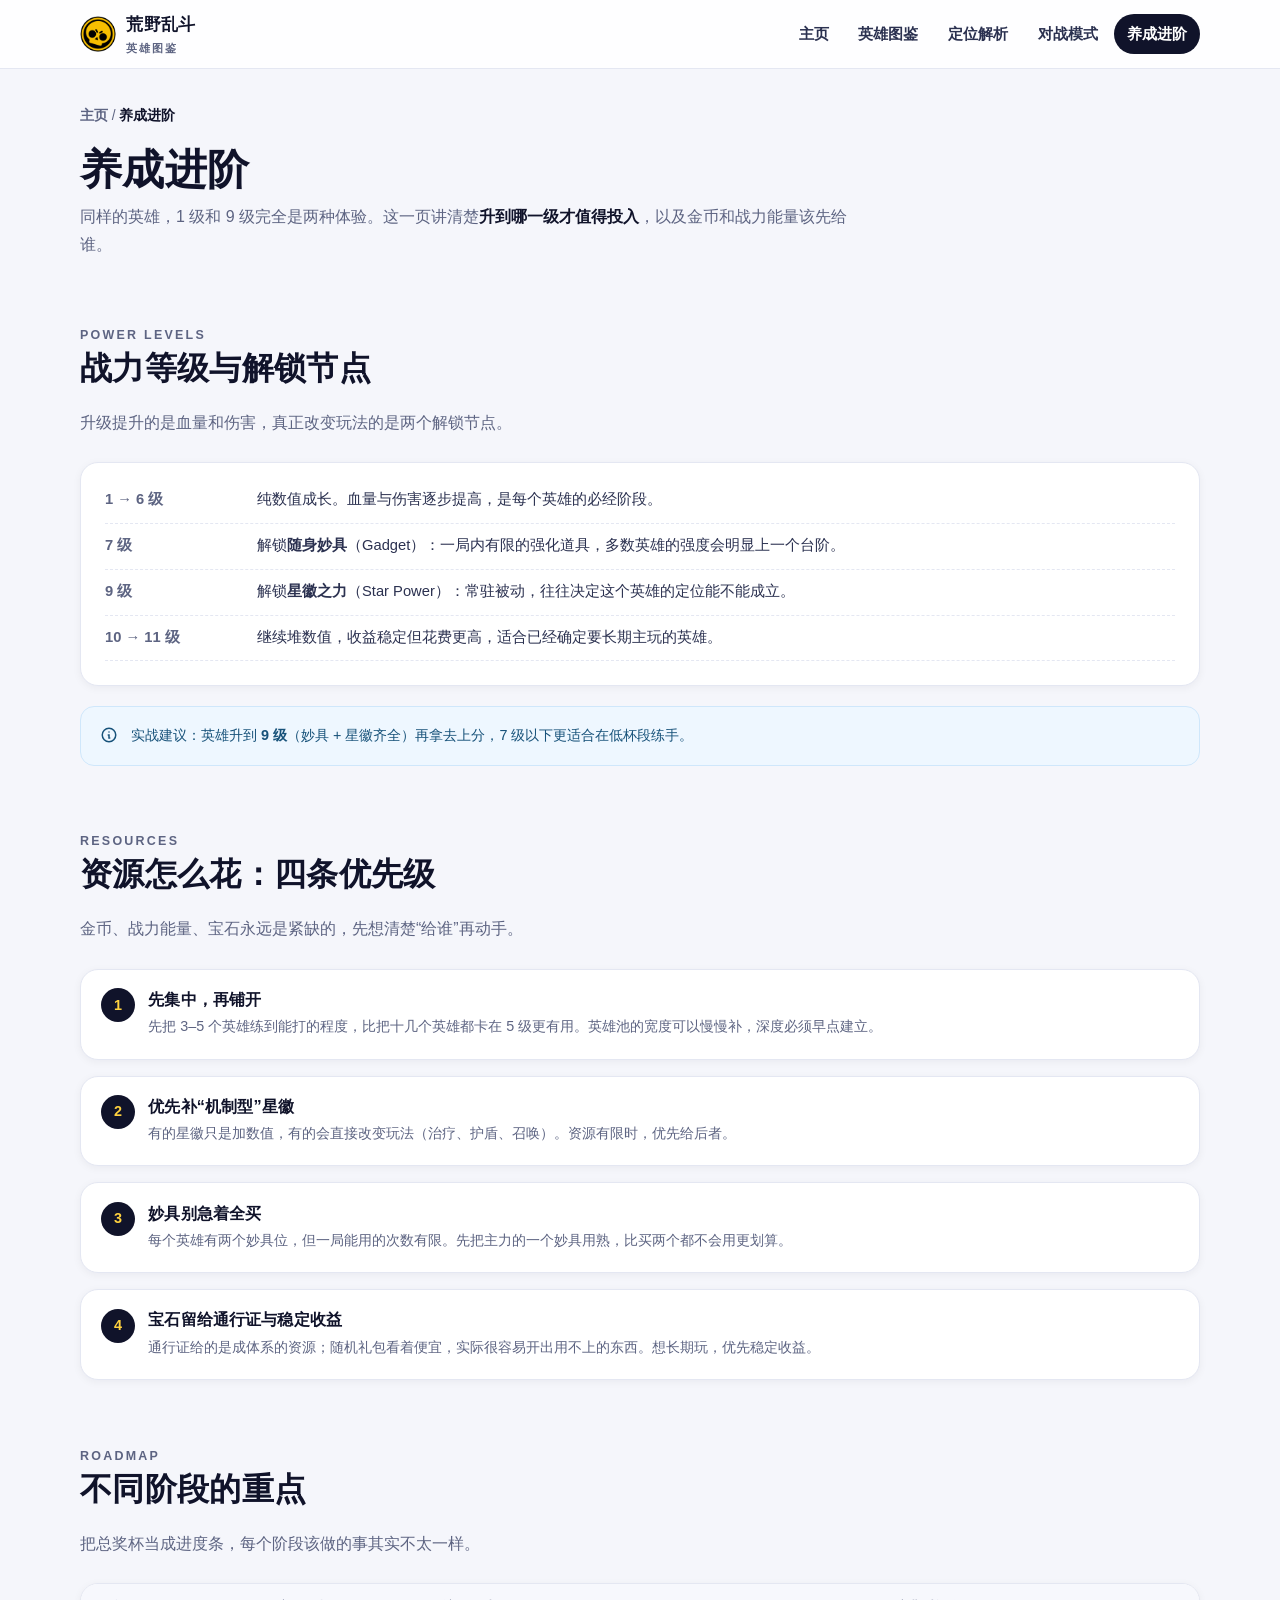
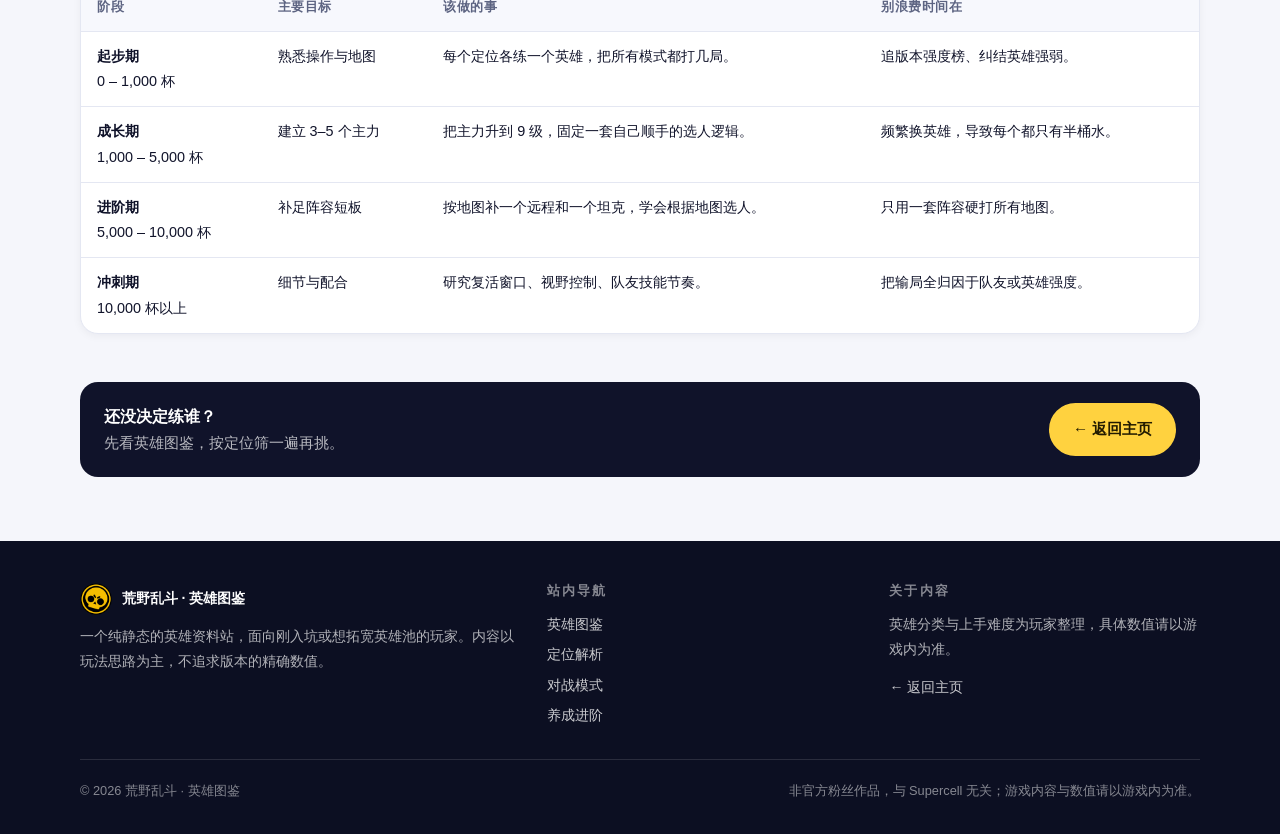
<file: web/progress.html>
<!DOCTYPE html>
<html lang="zh-CN">
<head>
<meta charset="utf-8">
<meta name="viewport" content="width=device-width, initial-scale=1">
<title>养成进阶 · 战力等级与资源规划 | 荒野乱斗 · 英雄图鉴</title>
<meta name="description" content="荒野乱斗养成思路：战力等级与解锁节点、星徽与随身妙具、奖杯与赛季资源，以及不同阶段的培养重点。">
<meta name="theme-color" content="#10142a">
<link rel="icon" href="../image/logo-mark.png" type="image/png">
<link rel="stylesheet" href="style.css">
<noscript><style>.reveal{opacity:1;transform:none}</style></noscript>
</head>
<body>
<a class="skip-link" href="#main">跳到主要内容</a>

<header class="site-header">
  <div class="wrap header-inner">
    <a class="brand" href="../index.html">
      <img src="../image/logo-mark.png" alt="" width="36" height="36">
      <span>荒野乱斗<em>英雄图鉴</em></span>
    </a>
    <button class="nav-toggle" type="button" aria-expanded="false" aria-controls="site-nav" data-nav-toggle>
      <span class="nav-toggle-bars" aria-hidden="true"></span>
      <span class="sr-only">打开导航菜单</span>
    </button>
    <nav class="site-nav" id="site-nav" aria-label="主导航" data-nav>
      <ul>
        <li><a href="../index.html">主页</a></li>
        <li><a href="characters.html">英雄图鉴</a></li>
        <li><a href="roles.html">定位解析</a></li>
        <li><a href="modes.html">对战模式</a></li>
        <li><a href="progress.html" aria-current="page">养成进阶</a></li>
      </ul>
    </nav>
  </div>
</header>

<main id="main">
  <div class="wrap">
    <div class="page-head">
      <nav class="crumb" aria-label="面包屑">
        <a href="../index.html">主页</a> / <span>养成进阶</span>
      </nav>
      <h1>养成进阶</h1>
      <p class="lead">
        同样的英雄，1 级和 9 级完全是两种体验。这一页讲清楚<strong>升到哪一级才值得投入</strong>，以及金币和战力能量该先给谁。
      </p>
    </div>

    <section class="section" aria-labelledby="level-title">
      <div class="section-head">
        <p class="eyebrow">Power levels</p>
        <h2 id="level-title">战力等级与解锁节点</h2>
        <p>升级提升的是血量和伤害，真正改变玩法的是两个解锁节点。</p>
      </div>
      <div class="card feature">
        <dl class="kv">
          <div>
            <dt>1 → 6 级</dt>
            <dd>纯数值成长。血量与伤害逐步提高，是每个英雄的必经阶段。</dd>
          </div>
          <div>
            <dt>7 级</dt>
            <dd>解锁<strong>随身妙具</strong>（Gadget）：一局内有限的强化道具，多数英雄的强度会明显上一个台阶。</dd>
          </div>
          <div>
            <dt>9 级</dt>
            <dd>解锁<strong>星徽之力</strong>（Star Power）：常驻被动，往往决定这个英雄的定位能不能成立。</dd>
          </div>
          <div>
            <dt>10 → 11 级</dt>
            <dd>继续堆数值，收益稳定但花费更高，适合已经确定要长期主玩的英雄。</dd>
          </div>
        </dl>
      </div>
      <div class="note">
        <svg width="18" height="18" viewBox="0 0 24 24" fill="none" stroke="currentColor" stroke-width="2" stroke-linecap="round" aria-hidden="true">
          <circle cx="12" cy="12" r="9"/><path d="M12 8h.01M11 12h1v4h1"/>
        </svg>
        <p>实战建议：英雄升到 <strong>9 级</strong>（妙具 + 星徽齐全）再拿去上分，7 级以下更适合在低杯段练手。</p>
      </div>
    </section>

    <section class="section" aria-labelledby="spend-title">
      <div class="section-head">
        <p class="eyebrow">Resources</p>
        <h2 id="spend-title">资源怎么花：四条优先级</h2>
        <p>金币、战力能量、宝石永远是紧缺的，先想清楚“给谁”再动手。</p>
      </div>
      <ol class="steps">
        <li class="reveal">
          <h3>先集中，再铺开</h3>
          <p>先把 3–5 个英雄练到能打的程度，比把十几个英雄都卡在 5 级更有用。英雄池的宽度可以慢慢补，深度必须早点建立。</p>
        </li>
        <li class="reveal">
          <h3>优先补“机制型”星徽</h3>
          <p>有的星徽只是加数值，有的会直接改变玩法（治疗、护盾、召唤）。资源有限时，优先给后者。</p>
        </li>
        <li class="reveal">
          <h3>妙具别急着全买</h3>
          <p>每个英雄有两个妙具位，但一局能用的次数有限。先把主力的一个妙具用熟，比买两个都不会用更划算。</p>
        </li>
        <li class="reveal">
          <h3>宝石留给通行证与稳定收益</h3>
          <p>通行证给的是成体系的资源；随机礼包看着便宜，实际很容易开出用不上的东西。想长期玩，优先稳定收益。</p>
        </li>
      </ol>
    </section>

    <section class="section" aria-labelledby="stage-title">
      <div class="section-head">
        <p class="eyebrow">Roadmap</p>
        <h2 id="stage-title">不同阶段的重点</h2>
        <p>把总奖杯当成进度条，每个阶段该做的事其实不太一样。</p>
      </div>
      <div class="table-wrap">
        <table>
          <caption class="sr-only">不同奖杯阶段的培养重点</caption>
          <thead>
            <tr>
              <th scope="col">阶段</th>
              <th scope="col">主要目标</th>
              <th scope="col">该做的事</th>
              <th scope="col">别浪费时间在</th>
            </tr>
          </thead>
          <tbody>
            <tr>
              <td><strong>起步期</strong><br>0 – 1,000 杯</td>
              <td>熟悉操作与地图</td>
              <td>每个定位各练一个英雄，把所有模式都打几局。</td>
              <td>追版本强度榜、纠结英雄强弱。</td>
            </tr>
            <tr>
              <td><strong>成长期</strong><br>1,000 – 5,000 杯</td>
              <td>建立 3–5 个主力</td>
              <td>把主力升到 9 级，固定一套自己顺手的选人逻辑。</td>
              <td>频繁换英雄，导致每个都只有半桶水。</td>
            </tr>
            <tr>
              <td><strong>进阶期</strong><br>5,000 – 10,000 杯</td>
              <td>补足阵容短板</td>
              <td>按地图补一个远程和一个坦克，学会根据地图选人。</td>
              <td>只用一套阵容硬打所有地图。</td>
            </tr>
            <tr>
              <td><strong>冲刺期</strong><br>10,000 杯以上</td>
              <td>细节与配合</td>
              <td>研究复活窗口、视野控制、队友技能节奏。</td>
              <td>把输局全归因于队友或英雄强度。</td>
            </tr>
          </tbody>
        </table>
      </div>

      <div class="back-home">
        <p><strong>还没决定练谁？</strong>先看英雄图鉴，按定位筛一遍再挑。</p>
        <a class="btn" href="../index.html">← 返回主页</a>
      </div>
    </section>
  </div>
</main>

<footer class="site-footer">
  <div class="wrap">
    <div class="footer-grid">
      <div>
        <p class="footer-brand"><img src="../image/logo-mark.png" alt="" width="32" height="32">荒野乱斗 · 英雄图鉴</p>
        <p>一个纯静态的英雄资料站，面向刚入坑或想拓宽英雄池的玩家。内容以玩法思路为主，不追求版本的精确数值。</p>
      </div>
      <div>
        <h2>站内导航</h2>
        <ul>
          <li><a href="characters.html">英雄图鉴</a></li>
          <li><a href="roles.html">定位解析</a></li>
          <li><a href="modes.html">对战模式</a></li>
          <li><a href="progress.html">养成进阶</a></li>
        </ul>
      </div>
      <div>
        <h2>关于内容</h2>
        <p>英雄分类与上手难度为玩家整理，具体数值请以游戏内为准。</p>
        <p><a href="../index.html">← 返回主页</a></p>
      </div>
    </div>
    <div class="footer-bottom">
      <span>© <span data-year>2026</span> 荒野乱斗 · 英雄图鉴</span>
      <span>非官方粉丝作品，与 Supercell 无关；游戏内容与数值请以游戏内为准。</span>
    </div>
  </div>
</footer>

<script src="main.js" defer></script>
</body>
</html>
</file>
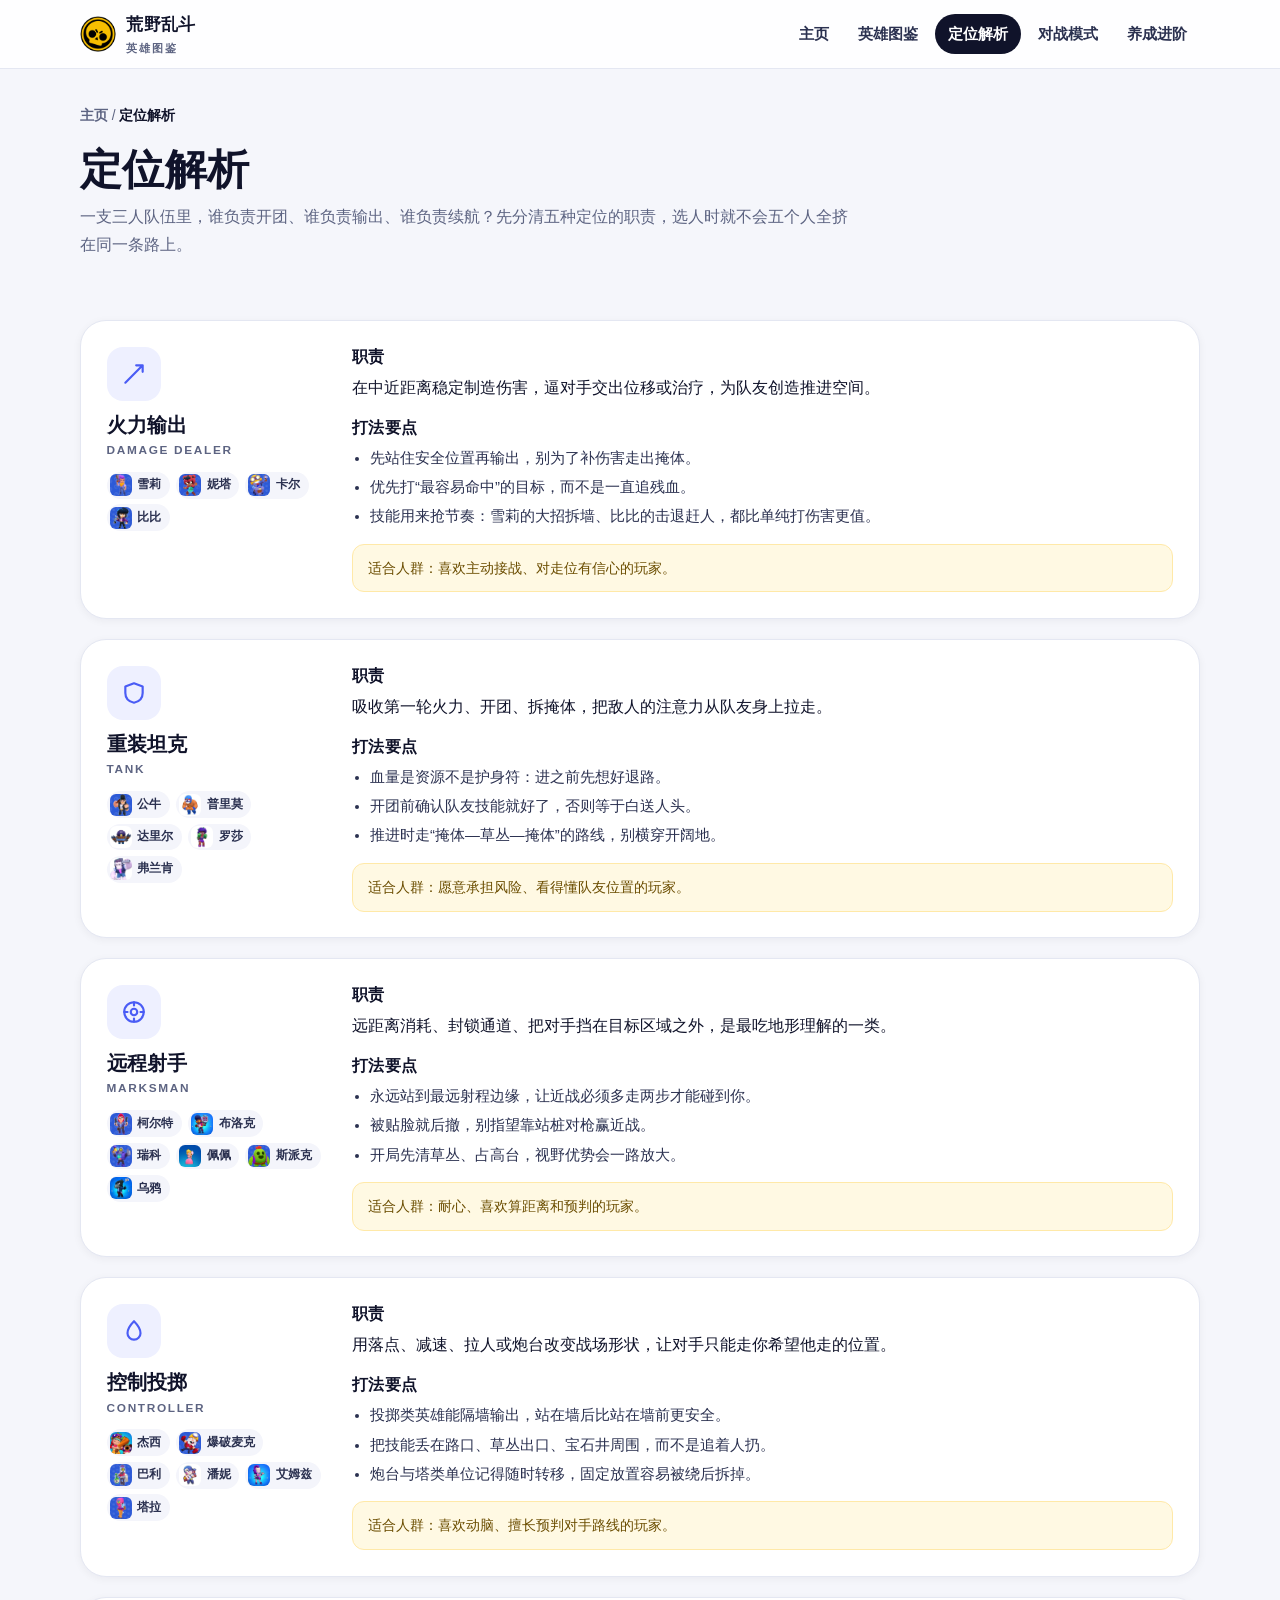
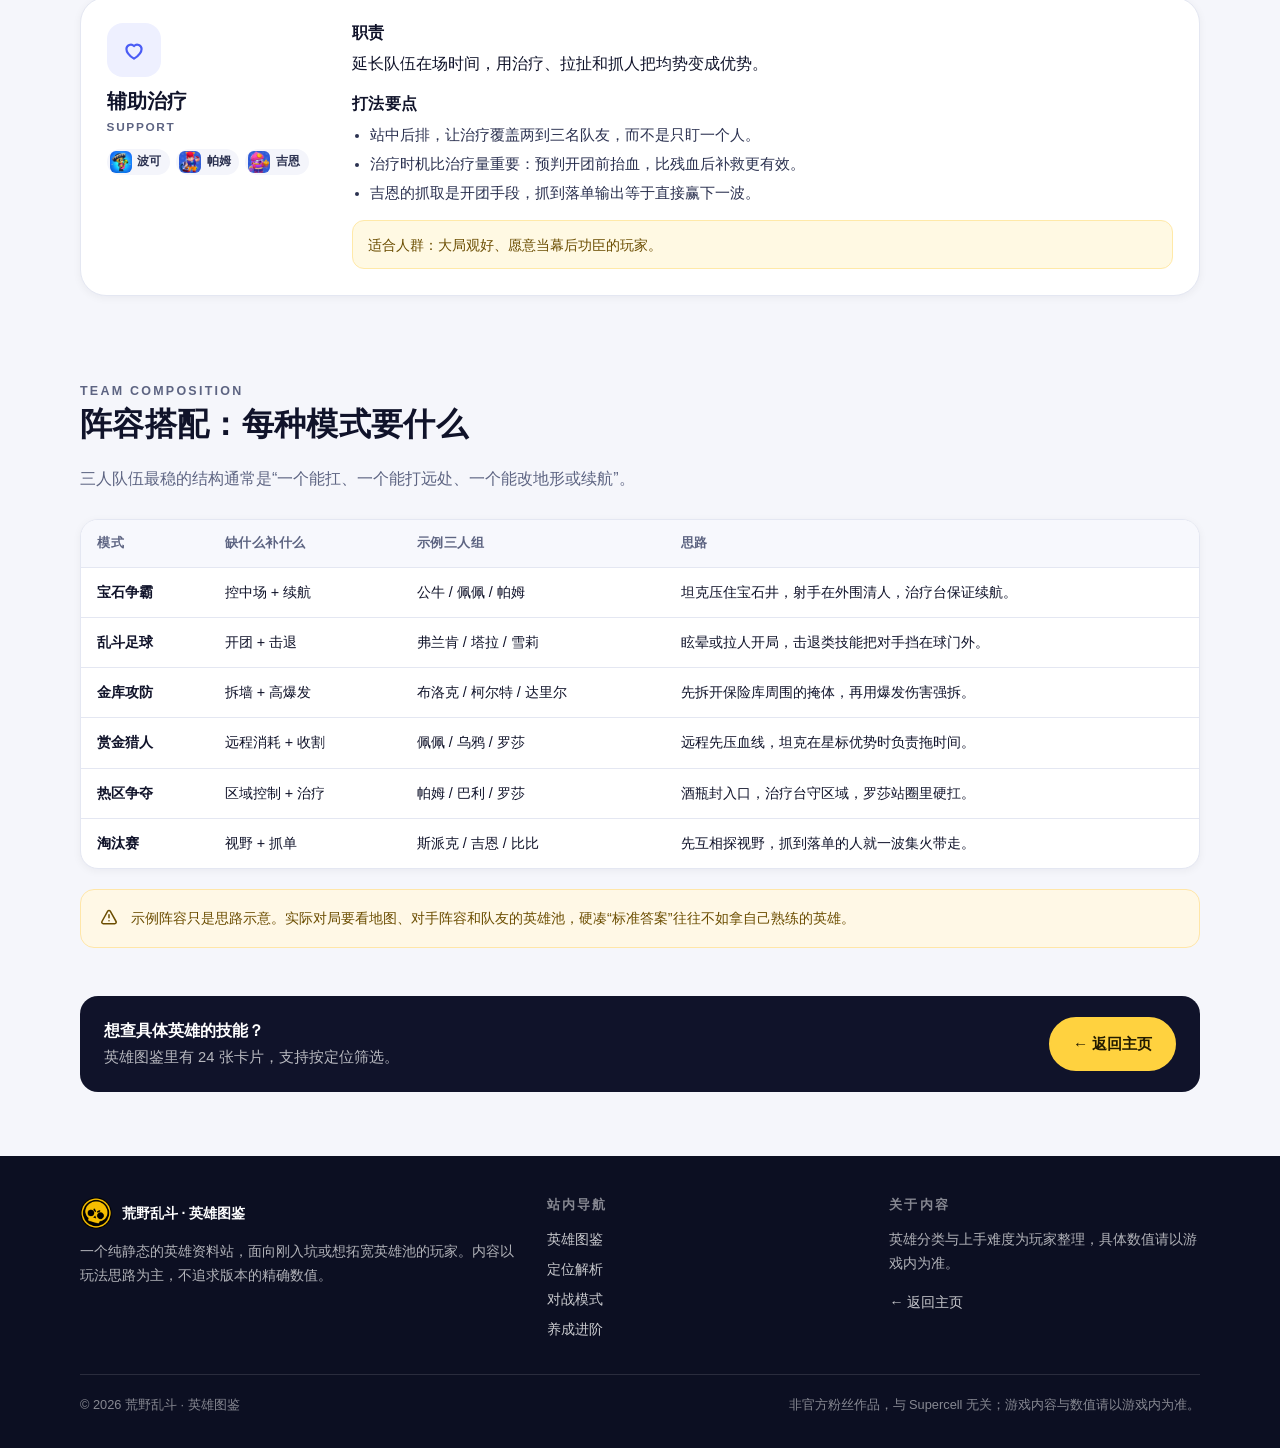
<file: web/roles.html>
<!DOCTYPE html>
<html lang="zh-CN">
<head>
<meta charset="utf-8">
<meta name="viewport" content="width=device-width, initial-scale=1">
<title>定位解析 · 五大定位怎么分工 | 荒野乱斗 · 英雄图鉴</title>
<meta name="description" content="荒野乱斗五大定位解析：火力输出、重装坦克、远程射手、控制投掷、辅助治疗的职责、代表英雄与阵容搭配思路。">
<meta name="theme-color" content="#10142a">
<link rel="icon" href="../image/logo-mark.png" type="image/png">
<link rel="stylesheet" href="style.css">
<noscript><style>.reveal{opacity:1;transform:none}</style></noscript>
</head>
<body>
<a class="skip-link" href="#main">跳到主要内容</a>

<header class="site-header">
  <div class="wrap header-inner">
    <a class="brand" href="../index.html">
      <img src="../image/logo-mark.png" alt="" width="36" height="36">
      <span>荒野乱斗<em>英雄图鉴</em></span>
    </a>
    <button class="nav-toggle" type="button" aria-expanded="false" aria-controls="site-nav" data-nav-toggle>
      <span class="nav-toggle-bars" aria-hidden="true"></span>
      <span class="sr-only">打开导航菜单</span>
    </button>
    <nav class="site-nav" id="site-nav" aria-label="主导航" data-nav>
      <ul>
        <li><a href="../index.html">主页</a></li>
        <li><a href="characters.html">英雄图鉴</a></li>
        <li><a href="roles.html" aria-current="page">定位解析</a></li>
        <li><a href="modes.html">对战模式</a></li>
        <li><a href="progress.html">养成进阶</a></li>
      </ul>
    </nav>
  </div>
</header>

<main id="main">
  <div class="wrap">
    <div class="page-head">
      <nav class="crumb" aria-label="面包屑">
        <a href="../index.html">主页</a> / <span>定位解析</span>
      </nav>
      <h1>定位解析</h1>
      <p class="lead">
        一支三人队伍里，谁负责开团、谁负责输出、谁负责续航？先分清五种定位的职责，选人时就不会五个人全挤在同一条路上。
      </p>
    </div>

    <section class="section" aria-label="五大定位">

      <article class="role reveal">
        <div class="role-head">
          <div class="glyph" aria-hidden="true">
            <svg width="26" height="26" viewBox="0 0 24 24" fill="none" stroke="currentColor" stroke-width="2" stroke-linecap="round" stroke-linejoin="round">
              <path d="M4 20 20 4M14 4h6v6"/>
            </svg>
          </div>
          <h2>火力输出</h2>
          <span class="en">Damage Dealer</span>
          <div class="role-members">
            <span class="member"><img src="../image/brawlers/shelly.jpg" alt="" width="22" height="22">雪莉</span>
            <span class="member"><img src="../image/brawlers/nita.jpg" alt="" width="22" height="22">妮塔</span>
            <span class="member"><img src="../image/brawlers/carl.jpg" alt="" width="22" height="22">卡尔</span>
            <span class="member"><img src="../image/brawlers/bibi.jpg" alt="" width="22" height="22">比比</span>
          </div>
        </div>
        <div class="role-body">
          <h3>职责</h3>
          <p>在中近距离稳定制造伤害，逼对手交出位移或治疗，为队友创造推进空间。</p>
          <h3>打法要点</h3>
          <ul>
            <li>先站住安全位置再输出，别为了补伤害走出掩体。</li>
            <li>优先打“最容易命中”的目标，而不是一直追残血。</li>
            <li>技能用来抢节奏：雪莉的大招拆墙、比比的击退赶人，都比单纯打伤害更值。</li>
          </ul>
          <p class="verdict">适合人群：喜欢主动接战、对走位有信心的玩家。</p>
        </div>
      </article>

      <article class="role reveal">
        <div class="role-head">
          <div class="glyph" aria-hidden="true">
            <svg width="26" height="26" viewBox="0 0 24 24" fill="none" stroke="currentColor" stroke-width="2" stroke-linecap="round" stroke-linejoin="round">
              <path d="M12 3 4 6v6c0 5 3.5 8 8 9 4.5-1 8-4 8-9V6l-8-3Z"/>
            </svg>
          </div>
          <h2>重装坦克</h2>
          <span class="en">Tank</span>
          <div class="role-members">
            <span class="member"><img src="../image/brawlers/bull.jpg" alt="" width="22" height="22">公牛</span>
            <span class="member"><img src="../image/brawlers/primo.jpg" alt="" width="22" height="22">普里莫</span>
            <span class="member"><img src="../image/brawlers/darryl.jpg" alt="" width="22" height="22">达里尔</span>
            <span class="member"><img src="../image/brawlers/rosa.jpg" alt="" width="22" height="22">罗莎</span>
            <span class="member"><img src="../image/brawlers/frank.jpg" alt="" width="22" height="22">弗兰肯</span>
          </div>
        </div>
        <div class="role-body">
          <h3>职责</h3>
          <p>吸收第一轮火力、开团、拆掩体，把敌人的注意力从队友身上拉走。</p>
          <h3>打法要点</h3>
          <ul>
            <li>血量是资源不是护身符：进之前先想好退路。</li>
            <li>开团前确认队友技能就好了，否则等于白送人头。</li>
            <li>推进时走“掩体—草丛—掩体”的路线，别横穿开阔地。</li>
          </ul>
          <p class="verdict">适合人群：愿意承担风险、看得懂队友位置的玩家。</p>
        </div>
      </article>

      <article class="role reveal">
        <div class="role-head">
          <div class="glyph" aria-hidden="true">
            <svg width="26" height="26" viewBox="0 0 24 24" fill="none" stroke="currentColor" stroke-width="2" stroke-linecap="round" stroke-linejoin="round">
              <circle cx="12" cy="12" r="9"/><circle cx="12" cy="12" r="3"/><path d="M12 3v3M12 18v3M3 12h3M18 12h3"/>
            </svg>
          </div>
          <h2>远程射手</h2>
          <span class="en">Marksman</span>
          <div class="role-members">
            <span class="member"><img src="../image/brawlers/colt.jpg" alt="" width="22" height="22">柯尔特</span>
            <span class="member"><img src="../image/brawlers/brock.jpg" alt="" width="22" height="22">布洛克</span>
            <span class="member"><img src="../image/brawlers/rico.jpg" alt="" width="22" height="22">瑞科</span>
            <span class="member"><img src="../image/brawlers/piper.jpg" alt="" width="22" height="22">佩佩</span>
            <span class="member"><img src="../image/brawlers/spike.jpg" alt="" width="22" height="22">斯派克</span>
            <span class="member"><img src="../image/brawlers/crow.jpg" alt="" width="22" height="22">乌鸦</span>
          </div>
        </div>
        <div class="role-body">
          <h3>职责</h3>
          <p>远距离消耗、封锁通道、把对手挡在目标区域之外，是最吃地形理解的一类。</p>
          <h3>打法要点</h3>
          <ul>
            <li>永远站到最远射程边缘，让近战必须多走两步才能碰到你。</li>
            <li>被贴脸就后撤，别指望靠站桩对枪赢近战。</li>
            <li>开局先清草丛、占高台，视野优势会一路放大。</li>
          </ul>
          <p class="verdict">适合人群：耐心、喜欢算距离和预判的玩家。</p>
        </div>
      </article>

      <article class="role reveal">
        <div class="role-head">
          <div class="glyph" aria-hidden="true">
            <svg width="26" height="26" viewBox="0 0 24 24" fill="none" stroke="currentColor" stroke-width="2" stroke-linecap="round" stroke-linejoin="round">
              <path d="M12 3c4 4 6 8 6 11a6 6 0 0 1-12 0c0-3 2-7 6-11Z"/>
            </svg>
          </div>
          <h2>控制投掷</h2>
          <span class="en">Controller</span>
          <div class="role-members">
            <span class="member"><img src="../image/brawlers/jessie.jpg" alt="" width="22" height="22">杰西</span>
            <span class="member"><img src="../image/brawlers/dynamike.jpg" alt="" width="22" height="22">爆破麦克</span>
            <span class="member"><img src="../image/brawlers/barley.jpg" alt="" width="22" height="22">巴利</span>
            <span class="member"><img src="../image/brawlers/penny.jpg" alt="" width="22" height="22">潘妮</span>
            <span class="member"><img src="../image/brawlers/emz.jpg" alt="" width="22" height="22">艾姆兹</span>
            <span class="member"><img src="../image/brawlers/tara.jpg" alt="" width="22" height="22">塔拉</span>
          </div>
        </div>
        <div class="role-body">
          <h3>职责</h3>
          <p>用落点、减速、拉人或炮台改变战场形状，让对手只能走你希望他走的位置。</p>
          <h3>打法要点</h3>
          <ul>
            <li>投掷类英雄能隔墙输出，站在墙后比站在墙前更安全。</li>
            <li>把技能丢在路口、草丛出口、宝石井周围，而不是追着人扔。</li>
            <li>炮台与塔类单位记得随时转移，固定放置容易被绕后拆掉。</li>
          </ul>
          <p class="verdict">适合人群：喜欢动脑、擅长预判对手路线的玩家。</p>
        </div>
      </article>

      <article class="role reveal">
        <div class="role-head">
          <div class="glyph" aria-hidden="true">
            <svg width="26" height="26" viewBox="0 0 24 24" fill="none" stroke="currentColor" stroke-width="2" stroke-linecap="round" stroke-linejoin="round">
              <path d="M12 20s-7-4.5-7-9a4 4 0 0 1 7-2.6A4 4 0 0 1 19 11c0 4.5-7 9-7 9Z"/>
            </svg>
          </div>
          <h2>辅助治疗</h2>
          <span class="en">Support</span>
          <div class="role-members">
            <span class="member"><img src="../image/brawlers/poco.jpg" alt="" width="22" height="22">波可</span>
            <span class="member"><img src="../image/brawlers/pam.jpg" alt="" width="22" height="22">帕姆</span>
            <span class="member"><img src="../image/brawlers/gene.jpg" alt="" width="22" height="22">吉恩</span>
          </div>
        </div>
        <div class="role-body">
          <h3>职责</h3>
          <p>延长队伍在场时间，用治疗、拉扯和抓人把均势变成优势。</p>
          <h3>打法要点</h3>
          <ul>
            <li>站中后排，让治疗覆盖两到三名队友，而不是只盯一个人。</li>
            <li>治疗时机比治疗量重要：预判开团前抬血，比残血后补救更有效。</li>
            <li>吉恩的抓取是开团手段，抓到落单输出等于直接赢下一波。</li>
          </ul>
          <p class="verdict">适合人群：大局观好、愿意当幕后功臣的玩家。</p>
        </div>
      </article>
    </section>

    <section class="section" aria-labelledby="comp-title">
      <div class="section-head">
        <p class="eyebrow">Team composition</p>
        <h2 id="comp-title">阵容搭配：每种模式要什么</h2>
        <p>三人队伍最稳的结构通常是“一个能扛、一个能打远处、一个能改地形或续航”。</p>
      </div>
      <div class="table-wrap">
        <table>
          <caption class="sr-only">不同对战模式的推荐阵容结构</caption>
          <thead>
            <tr>
              <th scope="col">模式</th>
              <th scope="col">缺什么补什么</th>
              <th scope="col">示例三人组</th>
              <th scope="col">思路</th>
            </tr>
          </thead>
          <tbody>
            <tr>
              <td><strong>宝石争霸</strong></td>
              <td>控中场 + 续航</td>
              <td>公牛 / 佩佩 / 帕姆</td>
              <td>坦克压住宝石井，射手在外围清人，治疗台保证续航。</td>
            </tr>
            <tr>
              <td><strong>乱斗足球</strong></td>
              <td>开团 + 击退</td>
              <td>弗兰肯 / 塔拉 / 雪莉</td>
              <td>眩晕或拉人开局，击退类技能把对手挡在球门外。</td>
            </tr>
            <tr>
              <td><strong>金库攻防</strong></td>
              <td>拆墙 + 高爆发</td>
              <td>布洛克 / 柯尔特 / 达里尔</td>
              <td>先拆开保险库周围的掩体，再用爆发伤害强拆。</td>
            </tr>
            <tr>
              <td><strong>赏金猎人</strong></td>
              <td>远程消耗 + 收割</td>
              <td>佩佩 / 乌鸦 / 罗莎</td>
              <td>远程先压血线，坦克在星标优势时负责拖时间。</td>
            </tr>
            <tr>
              <td><strong>热区争夺</strong></td>
              <td>区域控制 + 治疗</td>
              <td>帕姆 / 巴利 / 罗莎</td>
              <td>酒瓶封入口，治疗台守区域，罗莎站圈里硬扛。</td>
            </tr>
            <tr>
              <td><strong>淘汰赛</strong></td>
              <td>视野 + 抓单</td>
              <td>斯派克 / 吉恩 / 比比</td>
              <td>先互相探视野，抓到落单的人就一波集火带走。</td>
            </tr>
          </tbody>
        </table>
      </div>

      <div class="note warn">
        <svg width="18" height="18" viewBox="0 0 24 24" fill="none" stroke="currentColor" stroke-width="2" stroke-linecap="round" aria-hidden="true">
          <path d="M12 9v4M12 17h.01"/><path d="M10.3 4.3 2.6 18a2 2 0 0 0 1.7 3h15.4a2 2 0 0 0 1.7-3L13.7 4.3a2 2 0 0 0-3.4 0Z"/>
        </svg>
        <p>示例阵容只是思路示意。实际对局要看地图、对手阵容和队友的英雄池，硬凑“标准答案”往往不如拿自己熟练的英雄。</p>
      </div>

      <div class="back-home">
        <p><strong>想查具体英雄的技能？</strong>英雄图鉴里有 24 张卡片，支持按定位筛选。</p>
        <a class="btn" href="../index.html">← 返回主页</a>
      </div>
    </section>
  </div>
</main>

<footer class="site-footer">
  <div class="wrap">
    <div class="footer-grid">
      <div>
        <p class="footer-brand"><img src="../image/logo-mark.png" alt="" width="32" height="32">荒野乱斗 · 英雄图鉴</p>
        <p>一个纯静态的英雄资料站，面向刚入坑或想拓宽英雄池的玩家。内容以玩法思路为主，不追求版本的精确数值。</p>
      </div>
      <div>
        <h2>站内导航</h2>
        <ul>
          <li><a href="characters.html">英雄图鉴</a></li>
          <li><a href="roles.html">定位解析</a></li>
          <li><a href="modes.html">对战模式</a></li>
          <li><a href="progress.html">养成进阶</a></li>
        </ul>
      </div>
      <div>
        <h2>关于内容</h2>
        <p>英雄分类与上手难度为玩家整理，具体数值请以游戏内为准。</p>
        <p><a href="../index.html">← 返回主页</a></p>
      </div>
    </div>
    <div class="footer-bottom">
      <span>© <span data-year>2026</span> 荒野乱斗 · 英雄图鉴</span>
      <span>非官方粉丝作品，与 Supercell 无关；游戏内容与数值请以游戏内为准。</span>
    </div>
  </div>
</footer>

<script src="main.js" defer></script>
</body>
</html>
</file>
<file: web/style.css>
/* ===========================================================
   荒野乱斗 · 英雄图鉴 —— 全站样式
   纯静态站点，无任何外部依赖（字体 / 图片 / 脚本均本地）
   =========================================================== */

:root {
  --ink: #10132a;
  --ink-soft: #2b3150;
  --muted: #5d6482;
  --bg: #f5f6fb;
  --surface: #ffffff;
  --line: #e4e7f2;
  --brand: #ffd23f;
  --brand-deep: #f2a900;
  --accent: #4a5cf5;
  --accent-soft: #eef0ff;
  --teal: #12b3a8;
  --pink: #f72585;
  --dark: #10142a;
  --radius: 18px;
  --radius-lg: 26px;
  --shadow-sm: 0 2px 8px rgba(16, 19, 42, 0.05);
  --shadow: 0 12px 30px rgba(16, 19, 42, 0.09);
  --shadow-lg: 0 24px 60px rgba(16, 19, 42, 0.16);
  --font: -apple-system, BlinkMacSystemFont, "Segoe UI", "Microsoft YaHei",
    "PingFang SC", "Noto Sans SC", "Hiragino Sans GB", sans-serif;
}

*,
*::before,
*::after {
  box-sizing: border-box;
}

html {
  scroll-behavior: smooth;
  -webkit-text-size-adjust: 100%;
}

body {
  margin: 0;
  font-family: var(--font);
  color: var(--ink);
  background: var(--bg);
  line-height: 1.75;
  font-size: 16px;
}

img {
  max-width: 100%;
  display: block;
}

a {
  color: var(--accent);
  text-decoration: none;
}

a:hover {
  text-decoration: underline;
}

h1,
h2,
h3,
h4 {
  line-height: 1.3;
  margin: 0 0 0.6em;
  letter-spacing: 0.01em;
}

p {
  margin: 0 0 1em;
}

ul,
ol {
  margin: 0 0 1em;
  padding-left: 1.2em;
}

:focus-visible {
  outline: 3px solid var(--accent);
  outline-offset: 3px;
  border-radius: 6px;
}

.wrap {
  width: min(1120px, calc(100% - 2.5rem));
  margin-inline: auto;
}

.sr-only {
  position: absolute;
  width: 1px;
  height: 1px;
  padding: 0;
  margin: -1px;
  overflow: hidden;
  clip: rect(0 0 0 0);
  white-space: nowrap;
  border: 0;
}

.skip-link {
  position: absolute;
  left: 1rem;
  top: -4rem;
  z-index: 100;
  padding: 0.6rem 1rem;
  border-radius: 10px;
  background: var(--ink);
  color: #fff;
  transition: top 0.2s ease;
}

.skip-link:focus {
  top: 1rem;
  text-decoration: none;
}

/* ---------------- 页头 / 导航 ---------------- */

.site-header {
  position: sticky;
  top: 0;
  z-index: 50;
  background: rgba(255, 255, 255, 0.86);
  backdrop-filter: saturate(160%) blur(12px);
  border-bottom: 1px solid var(--line);
}

.header-inner {
  display: flex;
  align-items: center;
  gap: 1.5rem;
  min-height: 68px;
}

.brand {
  display: inline-flex;
  align-items: center;
  gap: 0.65rem;
  font-weight: 800;
  font-size: 1.05rem;
  color: var(--ink);
  letter-spacing: 0.02em;
  white-space: nowrap;
}

.brand:hover {
  text-decoration: none;
}

.brand img {
  width: 36px;
  height: 36px;
  flex: none;
  border-radius: 50%;
  background: #fff;
}

.brand em {
  font-style: normal;
  display: block;
  font-size: 0.7rem;
  font-weight: 600;
  color: var(--muted);
  letter-spacing: 0.16em;
}

.site-nav {
  margin-left: auto;
}

.site-nav ul {
  display: flex;
  flex-wrap: wrap;
  gap: 0.25rem;
  margin: 0;
  padding: 0;
  list-style: none;
}

.site-nav a {
  display: block;
  padding: 0.45rem 0.8rem;
  border-radius: 999px;
  color: var(--ink-soft);
  font-size: 0.94rem;
  font-weight: 600;
}

.site-nav a:hover {
  background: var(--accent-soft);
  color: var(--accent);
  text-decoration: none;
}

.site-nav a[aria-current="page"] {
  background: var(--ink);
  color: #fff;
}

.nav-toggle {
  display: none;
  margin-left: auto;
  width: 44px;
  height: 44px;
  padding: 0;
  border: 1px solid var(--line);
  border-radius: 12px;
  background: var(--surface);
  cursor: pointer;
}

.nav-toggle-bars,
.nav-toggle-bars::before,
.nav-toggle-bars::after {
  display: block;
  width: 18px;
  height: 2px;
  border-radius: 2px;
  background: var(--ink);
  transition: transform 0.2s ease, opacity 0.2s ease;
}

.nav-toggle-bars {
  margin: 0 auto;
  position: relative;
}

.nav-toggle-bars::before,
.nav-toggle-bars::after {
  content: "";
  position: absolute;
  left: 0;
}

.nav-toggle-bars::before {
  top: -6px;
}

.nav-toggle-bars::after {
  top: 6px;
}

.nav-open .nav-toggle-bars {
  background: transparent;
}

.nav-open .nav-toggle-bars::before {
  transform: translateY(6px) rotate(45deg);
}

.nav-open .nav-toggle-bars::after {
  transform: translateY(-6px) rotate(-45deg);
}

/* ---------------- 首页大图 ---------------- */

.hero {
  position: relative;
  overflow: hidden;
  border-radius: var(--radius-lg);
  min-height: clamp(480px, 50vw, 590px);
  display: flex;
  align-items: center;
  color: #fff;
  padding: clamp(1.8rem, 4vw, 3.4rem);
  margin-top: 2rem;
  background: #10142a url("../image/keyart.jpg") 72% center / cover no-repeat;
  box-shadow: var(--shadow-lg);
  isolation: isolate;
}

.hero::before {
  content: "";
  position: absolute;
  inset: 0;
  background: linear-gradient(90deg, rgba(9, 12, 28, 0.97) 0%, rgba(9, 12, 28, 0.92) 40%,
      rgba(9, 12, 28, 0.62) 60%, rgba(9, 12, 28, 0.12) 86%, rgba(9, 12, 28, 0) 100%),
    linear-gradient(0deg, rgba(9, 12, 28, 0.55), transparent 50%);
  z-index: -1;
}

.hero-inner {
  width: 100%;
  max-width: 34rem;
  min-width: 0;
}

.hero-logo {
  height: clamp(48px, 5.4vw, 78px);
  width: auto;
  margin-bottom: 0.9rem;
  filter: drop-shadow(0 8px 22px rgba(0, 0, 0, 0.45));
}

.hero-credit {
  position: absolute;
  right: 1.2rem;
  bottom: 0.7rem;
  margin: 0;
  font-size: 0.7rem;
  letter-spacing: 0.04em;
  color: rgba(255, 255, 255, 0.55);
}

.hero h1 {
  font-size: clamp(2rem, 4.6vw, 3.15rem);
  margin-bottom: 0.5em;
  letter-spacing: 0.01em;
}

.hero h1 span {
  color: var(--brand);
}

.hero .lead {
  color: rgba(255, 255, 255, 0.8);
  font-size: 1.02rem;
  max-width: 100%;
}

.pill {
  display: inline-flex;
  align-items: center;
  gap: 0.45rem;
  padding: 0.3rem 0.8rem;
  border-radius: 999px;
  border: 1px solid rgba(255, 255, 255, 0.22);
  background: rgba(255, 255, 255, 0.08);
  font-size: 0.82rem;
  font-weight: 700;
  letter-spacing: 0.06em;
  color: var(--brand);
  margin-bottom: 1rem;
}

.hero-actions {
  display: flex;
  flex-wrap: wrap;
  gap: 0.75rem;
  margin-top: 1.6rem;
}

.btn {
  display: inline-flex;
  align-items: center;
  gap: 0.45rem;
  padding: 0.72rem 1.35rem;
  border-radius: 999px;
  font-weight: 700;
  font-size: 0.95rem;
  background: var(--brand);
  color: #221b00;
  border: 2px solid var(--brand);
  transition: transform 0.16s ease, background 0.16s ease, box-shadow 0.16s ease;
}

.btn:hover {
  background: #ffdf70;
  transform: translateY(-2px);
  text-decoration: none;
  box-shadow: 0 10px 24px rgba(255, 210, 63, 0.32);
}

.btn-ghost {
  background: transparent;
  color: #fff;
  border-color: rgba(255, 255, 255, 0.34);
}

.btn-ghost:hover {
  background: rgba(255, 255, 255, 0.12);
  box-shadow: none;
}

.btn-dark {
  background: var(--ink);
  border-color: var(--ink);
  color: #fff;
}

.btn-dark:hover {
  background: #22284a;
  box-shadow: var(--shadow);
}

.hero-stats {
  display: grid;
  grid-template-columns: repeat(3, minmax(0, 1fr));
  gap: 0.8rem;
  margin: 2rem 0 0;
  padding: 1.1rem 0 0;
  border-top: 1px solid rgba(255, 255, 255, 0.14);
  list-style: none;
}

.hero-stats li {
  padding-left: 0;
}

.hero-stats b {
  display: block;
  font-size: 1.5rem;
  color: var(--brand);
  line-height: 1.2;
}

.hero-stats span {
  font-size: 0.82rem;
  color: rgba(255, 255, 255, 0.66);
  letter-spacing: 0.04em;
}

/* ---------------- 通用版块 ---------------- */

.section {
  padding: clamp(2.4rem, 5vw, 3.8rem) 0 0;
}

.section-head {
  max-width: 46rem;
  margin-bottom: 1.6rem;
}

.eyebrow {
  display: inline-block;
  font-size: 0.78rem;
  font-weight: 800;
  letter-spacing: 0.18em;
  color: var(--accent);
  text-transform: uppercase;
  margin-bottom: 0.4rem;
}

.section-head h2 {
  font-size: clamp(1.45rem, 2.6vw, 2rem);
}

.section-head p {
  color: var(--muted);
  margin: 0;
}

.card {
  background: var(--surface);
  border: 1px solid var(--line);
  border-radius: var(--radius);
  box-shadow: var(--shadow-sm);
}

.grid {
  display: grid;
  gap: 1.25rem;
  grid-template-columns: repeat(auto-fit, minmax(250px, 1fr));
}

.grid-2 {
  grid-template-columns: repeat(auto-fit, minmax(320px, 1fr));
}

/* 首页功能卡 */
.feature {
  padding: 1.5rem;
  transition: transform 0.18s ease, box-shadow 0.18s ease, border-color 0.18s ease;
}

.feature:hover {
  transform: translateY(-4px);
  box-shadow: var(--shadow);
  border-color: #cfd6ff;
}

.feature .icon {
  width: 46px;
  height: 46px;
  display: grid;
  place-items: center;
  border-radius: 14px;
  background: var(--accent-soft);
  color: var(--accent);
  margin-bottom: 0.9rem;
}

.feature h3 {
  font-size: 1.12rem;
  margin-bottom: 0.35rem;
}

.feature > p {
  color: var(--muted);
  font-size: 0.94rem;
  margin: 0 0 0.9em;
}

/* 页面导航卡（主页里链接到所有分页面） */
.page-links {
  display: grid;
  gap: 1rem;
  grid-template-columns: repeat(auto-fit, minmax(280px, 1fr));
}

@media (min-width: 900px) {
  .page-links {
    grid-template-columns: repeat(2, minmax(0, 1fr));
  }
}

.page-link {
  display: flex;
  gap: 1rem;
  align-items: flex-start;
  padding: 1.2rem 1.3rem;
  background: var(--surface);
  border: 1px solid var(--line);
  border-radius: var(--radius);
  color: inherit;
  transition: border-color 0.18s ease, transform 0.18s ease, box-shadow 0.18s ease;
}

.page-link:hover {
  text-decoration: none;
  border-color: #c3ccff;
  transform: translateY(-3px);
  box-shadow: var(--shadow);
}

.page-link .num {
  flex: none;
  width: 38px;
  height: 38px;
  display: grid;
  place-items: center;
  border-radius: 12px;
  background: var(--ink);
  color: var(--brand);
  font-weight: 800;
  font-size: 0.95rem;
}

.page-link .txt {
  flex: 1 1 auto;
  min-width: 0;
}

.page-link h3 {
  font-size: 1.02rem;
  margin: 0 0 0.15rem;
}

.page-link p {
  margin: 0;
  font-size: 0.88rem;
  color: var(--muted);
}

.page-link .arrow {
  margin-left: auto;
  color: var(--accent);
  font-weight: 700;
}

/* ---------------- 分页面头部 / 面包屑 ---------------- */

.page-head {
  padding: 2.2rem 0 0;
}

.crumb {
  font-size: 0.86rem;
  color: var(--muted);
  margin-bottom: 0.9rem;
}

.crumb a {
  color: var(--muted);
  font-weight: 600;
}

.crumb a:hover {
  color: var(--accent);
}

.crumb span {
  color: var(--ink);
  font-weight: 700;
}

.page-head h1 {
  font-size: clamp(1.8rem, 3.6vw, 2.6rem);
  margin-bottom: 0.4rem;
}

.page-head .lead {
  color: var(--muted);
  max-width: 48rem;
  margin: 0;
}

.page-head .lead strong {
  color: var(--ink);
}

/* ---------------- 角色卡 ---------------- */

.toolbar {
  display: flex;
  flex-wrap: wrap;
  gap: 0.75rem 1rem;
  align-items: center;
  justify-content: space-between;
  margin: 1.6rem 0 1.2rem;
}

.chips {
  display: flex;
  flex-wrap: wrap;
  gap: 0.45rem;
  list-style: none;
  padding: 0;
  margin: 0;
}

.chip {
  padding: 0.42rem 0.95rem;
  border-radius: 999px;
  border: 1px solid var(--line);
  background: var(--surface);
  color: var(--ink-soft);
  font-family: inherit;
  font-size: 0.88rem;
  font-weight: 700;
  cursor: pointer;
  transition: all 0.15s ease;
}

.chip:hover {
  border-color: #c3ccff;
  color: var(--accent);
}

.chip[aria-pressed="true"] {
  background: var(--ink);
  border-color: var(--ink);
  color: #fff;
}

.search-box {
  position: relative;
  flex: 1 1 220px;
  max-width: 300px;
}

.search-box input {
  width: 100%;
  padding: 0.6rem 0.9rem 0.6rem 2.2rem;
  border-radius: 999px;
  border: 1px solid var(--line);
  background: var(--surface);
  font-family: inherit;
  font-size: 0.9rem;
  color: var(--ink);
}

.search-box input::placeholder {
  color: #9aa1bb;
}

.search-box svg {
  position: absolute;
  left: 0.8rem;
  top: 50%;
  transform: translateY(-50%);
  color: var(--muted);
}

.result-line {
  font-size: 0.88rem;
  color: var(--muted);
  margin: 0 0 1.1rem;
}

.result-line strong {
  color: var(--ink);
}

.brawler-grid {
  display: grid;
  gap: 1.1rem;
  grid-template-columns: repeat(auto-fill, minmax(268px, 1fr));
  padding: 0;
  margin: 0;
  list-style: none;
}

.brawler {
  display: flex;
  flex-direction: column;
  gap: 0.75rem;
  padding: 1.15rem;
  background: var(--surface);
  border: 1px solid var(--line);
  border-radius: var(--radius);
  box-shadow: var(--shadow-sm);
  transition: transform 0.18s ease, box-shadow 0.18s ease, border-color 0.18s ease;
}

.brawler[hidden] {
  display: none;
}

.brawler:hover {
  transform: translateY(-4px);
  box-shadow: var(--shadow);
  border-color: #cfd6ff;
}

.brawler-top {
  display: flex;
  gap: 0.8rem;
  align-items: center;
}

.brawler-top img {
  width: 64px;
  height: 64px;
  border-radius: 16px;
  flex: none;
  object-fit: cover;
  background: #eef2ff;
}

.brawler-name {
  font-size: 1.06rem;
  font-weight: 800;
  margin: 0;
  line-height: 1.25;
}

.brawler-name small {
  display: block;
  font-size: 0.74rem;
  font-weight: 600;
  letter-spacing: 0.08em;
  color: var(--muted);
  text-transform: uppercase;
}

.tags {
  display: flex;
  flex-wrap: wrap;
  gap: 0.35rem;
  margin-top: 0.35rem;
}

.tag {
  font-size: 0.72rem;
  font-weight: 700;
  padding: 0.12rem 0.5rem;
  border-radius: 6px;
  letter-spacing: 0.04em;
  background: #eef0f8;
  color: #4b5273;
}

.tag[data-rarity="初始"] {
  background: #e7f6ee;
  color: #12805c;
}

.tag[data-rarity="稀有"] {
  background: #e6f3ff;
  color: #1565c0;
}

.tag[data-rarity="超稀有"] {
  background: #ede8ff;
  color: #5b34c4;
}

.tag[data-rarity="史诗"] {
  background: #ffe9f3;
  color: #b3185b;
}

.tag[data-rarity="神话"] {
  background: #fff1dc;
  color: #a35a00;
}

.tag[data-rarity="传奇"] {
  background: #fff4c2;
  color: #8a6400;
}

.brawler dl {
  margin: 0;
  display: grid;
  grid-template-columns: auto 1fr;
  gap: 0.3rem 0.7rem;
  font-size: 0.84rem;
  padding-top: 0.7rem;
  border-top: 1px dashed var(--line);
}

.brawler dt {
  color: var(--muted);
  font-weight: 700;
  white-space: nowrap;
}

.brawler dd {
  margin: 0;
  color: var(--ink-soft);
}

.diff {
  display: inline-flex;
  gap: 3px;
  vertical-align: middle;
}

.diff i {
  width: 7px;
  height: 7px;
  border-radius: 50%;
  background: #d9dcea;
}

.diff i.on {
  background: var(--brand-deep);
}

.brawler-tip {
  margin: 0;
  font-size: 0.84rem;
  color: var(--muted);
  background: #f7f8fd;
  border-radius: 10px;
  padding: 0.55rem 0.7rem;
  border-left: 3px solid var(--accent);
}

.empty {
  display: none;
  padding: 2.5rem 1rem;
  text-align: center;
  color: var(--muted);
  border: 1px dashed #cfd4e6;
  border-radius: var(--radius);
  background: #fbfcff;
}

.empty strong {
  display: block;
  color: var(--ink);
  margin-bottom: 0.2rem;
}

/* ---------------- 定位页 ---------------- */

.role {
  display: grid;
  grid-template-columns: 220px 1fr;
  gap: 1.6rem;
  padding: 1.6rem;
  background: var(--surface);
  border: 1px solid var(--line);
  border-radius: var(--radius-lg);
  box-shadow: var(--shadow-sm);
  margin-bottom: 1.25rem;
}

.role-head .glyph {
  width: 54px;
  height: 54px;
  border-radius: 16px;
  display: grid;
  place-items: center;
  background: var(--accent-soft);
  color: var(--accent);
  margin-bottom: 0.7rem;
}

.role-head h2 {
  font-size: 1.25rem;
  margin-bottom: 0.15rem;
}

.role-head .en {
  display: block;
  font-size: 0.74rem;
  letter-spacing: 0.14em;
  text-transform: uppercase;
  color: var(--muted);
  font-weight: 700;
  margin-bottom: 0.7rem;
}

.role-members {
  display: flex;
  flex-wrap: wrap;
  gap: 0.35rem;
}

.member {
  display: inline-flex;
  align-items: center;
  gap: 0.35rem;
  padding: 0.15rem 0.55rem 0.15rem 0.2rem;
  border-radius: 999px;
  background: #f4f5fb;
  font-size: 0.78rem;
  font-weight: 600;
  color: var(--ink-soft);
}

.member img {
  width: 22px;
  height: 22px;
  border-radius: 6px;
  object-fit: cover;
  background: #eef2ff;
}

.role-body h3 {
  font-size: 1rem;
  margin-bottom: 0.4rem;
}

.role-body ul {
  margin: 0 0 0.9rem;
  font-size: 0.93rem;
  color: var(--ink-soft);
}

.role-body li {
  margin-bottom: 0.2rem;
}

.role-body .verdict {
  margin: 0;
  padding: 0.7rem 0.9rem;
  border-radius: 12px;
  background: #fff9e3;
  border: 1px solid #ffe9a8;
  font-size: 0.87rem;
  color: #6b4d00;
}

/* ---------------- 模式 / 步骤 / 表格 ---------------- */

.mode {
  position: relative;
  padding: 1.5rem;
  background: var(--surface);
  border: 1px solid var(--line);
  border-radius: var(--radius);
  box-shadow: var(--shadow-sm);
  transition: transform 0.18s ease, box-shadow 0.18s ease;
}

.mode:hover {
  transform: translateY(-4px);
  box-shadow: var(--shadow);
}

.mode .mode-no {
  position: absolute;
  top: 1.1rem;
  right: 1.2rem;
  font-size: 2.1rem;
  font-weight: 900;
  color: #eef0fa;
  line-height: 1;
}

.mode h3 {
  font-size: 1.12rem;
  margin-bottom: 0.3rem;
  position: relative;
}

.mode .mode-goal {
  font-size: 0.86rem;
  color: var(--accent);
  font-weight: 700;
  margin-bottom: 0.6rem;
}

.mode p {
  font-size: 0.9rem;
  color: var(--muted);
  margin-bottom: 0.6rem;
}

.mode .mode-meta {
  font-size: 0.82rem;
  color: var(--ink-soft);
  border-top: 1px dashed var(--line);
  padding-top: 0.6rem;
  margin: 0;
}

.mode .mode-meta b {
  color: var(--ink);
}

.steps {
  counter-reset: step;
  list-style: none;
  padding: 0;
  margin: 0;
  display: grid;
  gap: 1rem;
}

.steps li {
  counter-increment: step;
  position: relative;
  padding: 1.2rem 1.4rem 1.2rem 4.2rem;
  background: var(--surface);
  border: 1px solid var(--line);
  border-radius: var(--radius);
  box-shadow: var(--shadow-sm);
}

.steps li::before {
  content: counter(step);
  position: absolute;
  left: 1.25rem;
  top: 1.15rem;
  width: 34px;
  height: 34px;
  display: grid;
  place-items: center;
  border-radius: 50%;
  background: var(--ink);
  color: var(--brand);
  font-weight: 800;
  font-size: 0.9rem;
}

.steps h3 {
  font-size: 1.02rem;
  margin-bottom: 0.25rem;
}

.steps p {
  margin: 0;
  font-size: 0.9rem;
  color: var(--muted);
}

.table-wrap {
  overflow-x: auto;
  border: 1px solid var(--line);
  border-radius: var(--radius);
  background: var(--surface);
  box-shadow: var(--shadow-sm);
}

table {
  width: 100%;
  border-collapse: collapse;
  font-size: 0.9rem;
  min-width: 560px;
}

th,
td {
  text-align: left;
  padding: 0.75rem 1rem;
  border-bottom: 1px solid var(--line);
  vertical-align: top;
}

thead th {
  background: #f7f8fd;
  font-size: 0.82rem;
  letter-spacing: 0.04em;
  color: var(--muted);
  text-transform: uppercase;
}

tbody tr:last-child td {
  border-bottom: 0;
}

tbody tr:hover {
  background: #fafbff;
}

td strong {
  color: var(--ink);
}

.note {
  display: flex;
  gap: 0.8rem;
  padding: 1rem 1.2rem;
  border-radius: 14px;
  background: #eef7ff;
  border: 1px solid #cfe7fb;
  color: #17527a;
  font-size: 0.9rem;
  margin-top: 1.25rem;
}

.note svg {
  flex: none;
  margin-top: 0.15rem;
}

.note p {
  margin: 0;
}

.note.warn {
  background: #fff8e6;
  border-color: #ffe6a8;
  color: #6b4d00;
}

.kv {
  display: grid;
  gap: 0.6rem;
  margin: 0;
}

.kv div {
  display: grid;
  grid-template-columns: 8.5rem 1fr;
  gap: 1rem;
  padding-bottom: 0.6rem;
  border-bottom: 1px dashed var(--line);
  font-size: 0.92rem;
}

.kv dt {
  color: var(--muted);
  font-weight: 700;
}

.kv dd {
  margin: 0;
  color: var(--ink-soft);
}

code {
  font-family: "Cascadia Code", Consolas, "Courier New", monospace;
  font-size: 0.86em;
  background: #f0f2fa;
  padding: 0.1rem 0.35rem;
  border-radius: 5px;
  color: #33396b;
}

.tree {
  margin: 0;
  padding: 1.15rem 1.25rem;
  border-radius: 14px;
  background: #0f1330;
  color: #d7ddff;
  font-family: "Cascadia Code", Consolas, "Courier New", monospace;
  font-size: 0.84rem;
  line-height: 1.9;
  overflow-x: auto;
  white-space: pre;
}

/* ---------------- 返回主页条 ---------------- */

.back-home {
  display: flex;
  flex-wrap: wrap;
  align-items: center;
  justify-content: space-between;
  gap: 1rem;
  margin: 3rem 0 0;
  padding: 1.3rem 1.5rem;
  background: var(--ink);
  color: #fff;
  border-radius: var(--radius);
}

.back-home p {
  margin: 0;
  font-size: 0.92rem;
  color: rgba(255, 255, 255, 0.7);
}

.back-home strong {
  color: #fff;
  display: block;
  font-size: 1rem;
}

/* ---------------- 页脚 ---------------- */

.site-footer {
  margin-top: 4rem;
  padding: 2.6rem 0 2rem;
  background: #0c0f22;
  color: rgba(255, 255, 255, 0.68);
  font-size: 0.88rem;
}

.footer-grid {
  display: grid;
  grid-template-columns: 1.4fr 1fr 1fr;
  gap: 2rem;
}

.site-footer h2 {
  font-size: 0.8rem;
  letter-spacing: 0.16em;
  text-transform: uppercase;
  color: rgba(255, 255, 255, 0.5);
  margin-bottom: 0.8rem;
}

.site-footer a {
  color: rgba(255, 255, 255, 0.78);
}

.site-footer a:hover {
  color: var(--brand);
}

.site-footer ul {
  list-style: none;
  padding: 0;
  margin: 0;
  display: grid;
  gap: 0.35rem;
}

.footer-brand {
  display: flex;
  align-items: center;
  gap: 0.6rem;
  color: #fff;
  font-weight: 800;
  margin-bottom: 0.6rem;
}

.footer-brand img {
  width: 32px;
  height: 32px;
}

.footer-bottom {
  margin-top: 2rem;
  padding-top: 1.2rem;
  border-top: 1px solid rgba(255, 255, 255, 0.12);
  display: flex;
  flex-wrap: wrap;
  gap: 0.5rem 1.5rem;
  justify-content: space-between;
  font-size: 0.8rem;
  color: rgba(255, 255, 255, 0.5);
}

/* ---------------- 滚动出现 ---------------- */

.reveal {
  opacity: 0;
  transform: translateY(14px);
  transition: opacity 0.5s ease, transform 0.5s ease;
}

.reveal.in {
  opacity: 1;
  transform: none;
}

/* ---------------- 响应式 ---------------- */

@media (max-width: 980px) {
  .hero {
    min-height: 540px;
    align-items: flex-end;
    background-position: center 30%;
  }

  .hero::before {
    background: linear-gradient(0deg, rgba(9, 12, 28, 0.96) 0%, rgba(9, 12, 28, 0.86) 42%,
        rgba(9, 12, 28, 0.4) 72%, rgba(9, 12, 28, 0.12) 100%);
  }

  .role {
    grid-template-columns: 1fr;
    gap: 1rem;
  }

  .footer-grid {
    grid-template-columns: 1fr 1fr;
  }
}

@media (max-width: 860px) {
  .nav-toggle {
    display: grid;
    place-items: center;
  }

  .site-nav {
    display: none;
    position: absolute;
    left: 1.25rem;
    right: 1.25rem;
    top: calc(100% + 0.5rem);
    padding: 0.6rem;
    background: var(--surface);
    border: 1px solid var(--line);
    border-radius: var(--radius);
    box-shadow: var(--shadow-lg);
  }

  .nav-open .site-nav {
    display: block;
  }

  .site-nav ul {
    flex-direction: column;
    gap: 0.15rem;
  }

  .site-nav a {
    border-radius: 10px;
    padding: 0.6rem 0.8rem;
  }

  .header-inner {
    position: relative;
  }
}

@media (max-width: 620px) {
  body {
    font-size: 15px;
  }

  .wrap {
    width: calc(100% - 1.6rem);
  }

  .hero {
    margin-top: 1rem;
    padding: 1.4rem 1.2rem 1.6rem;
  }

  .hero-stats {
    grid-template-columns: 1fr;
    gap: 0.6rem;
  }

  .hero-stats b {
    font-size: 1.2rem;
  }

  .toolbar {
    flex-direction: column;
    align-items: stretch;
  }

  .search-box {
    max-width: none;
  }

  .footer-grid {
    grid-template-columns: 1fr;
  }

  .kv div {
    grid-template-columns: 1fr;
    gap: 0.1rem;
  }

  .steps li {
    padding-left: 3.4rem;
  }

  .steps li::before {
    width: 28px;
    height: 28px;
    left: 1rem;
  }

  .back-home {
    flex-direction: column;
    align-items: flex-start;
  }
}

@media (prefers-reduced-motion: reduce) {
  html {
    scroll-behavior: auto;
  }

  *,
  *::before,
  *::after {
    animation-duration: 0.001ms !important;
    transition-duration: 0.001ms !important;
  }

  .reveal {
    opacity: 1;
    transform: none;
  }
}
</file>
